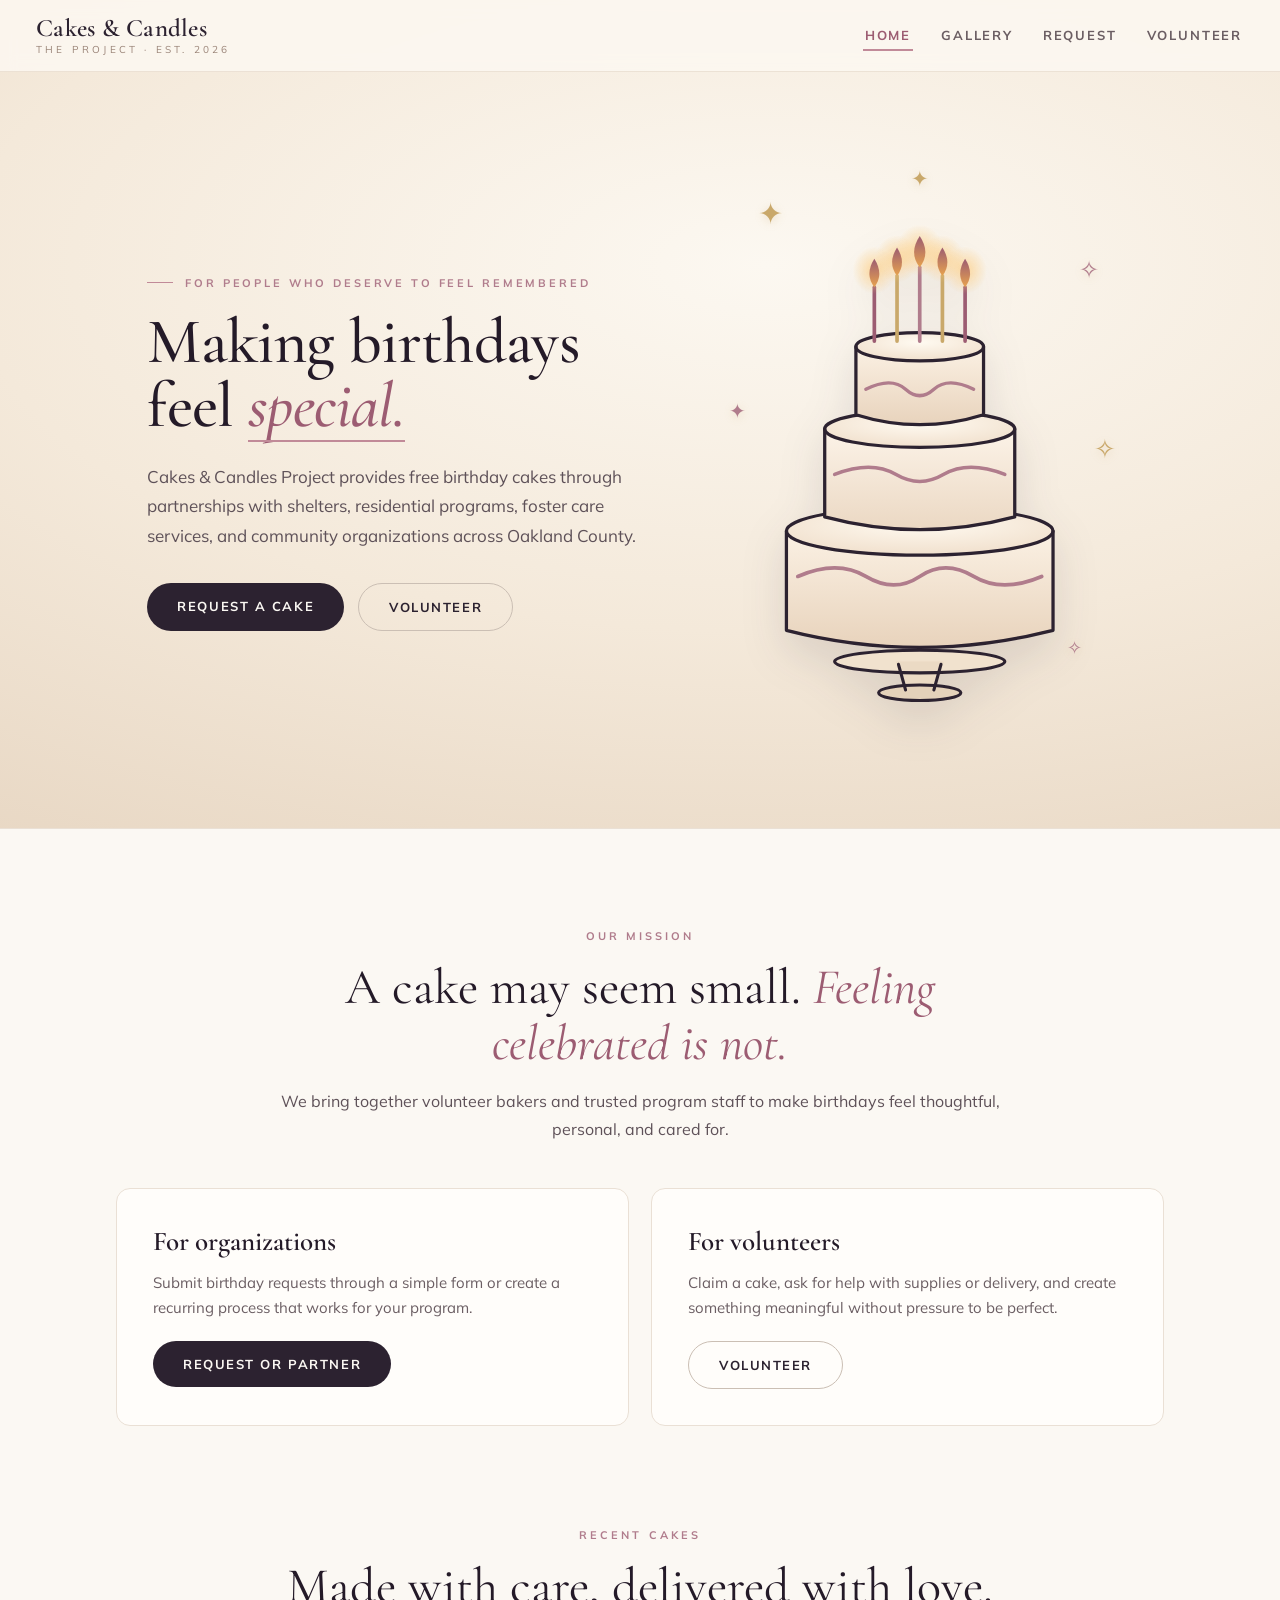
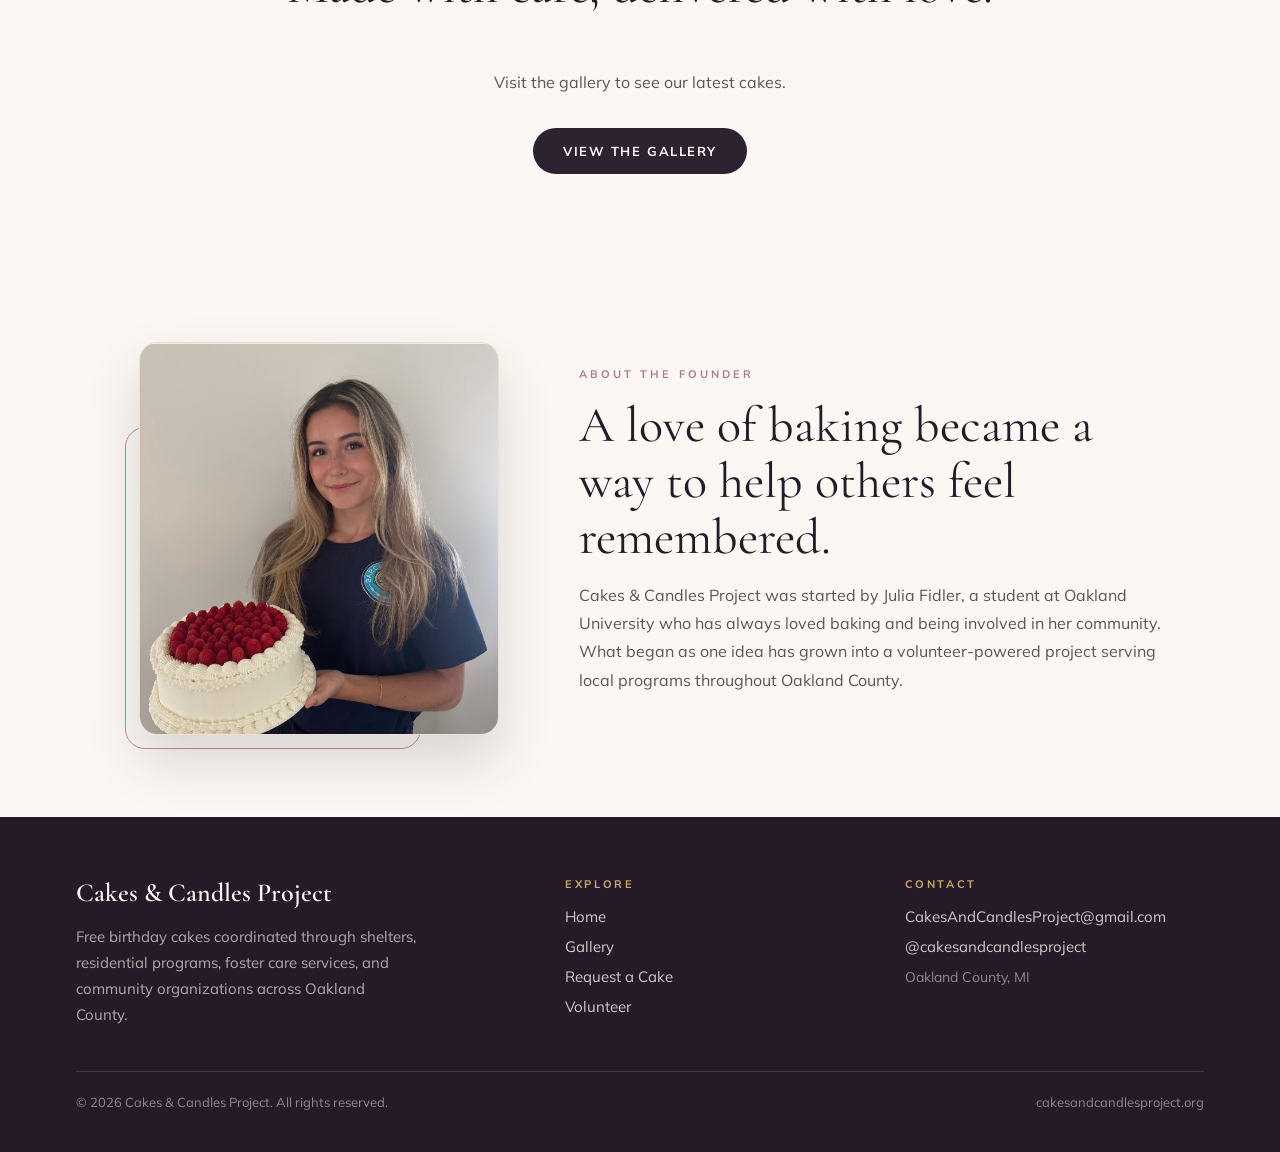
<file: index.html>
<!DOCTYPE html><html lang="en"><head><meta charset="utf-8"><meta name="viewport" content="width=device-width,initial-scale=1"><title>Cakes &amp; Candles Project</title>
<link rel="preconnect" href="https://fonts.googleapis.com">
<link rel="preconnect" href="https://fonts.gstatic.com" crossorigin>
<link href="https://fonts.googleapis.com/css2?family=Cormorant+Garamond:ital,wght@0,400;0,500;0,600;0,700;1,400;1,500;1,600&family=Mulish:wght@300;400;500;600;700;800&display=swap" rel="stylesheet">
<link rel="stylesheet" href="styles.css">
</head><body>
<svg class="grain" xmlns="http://www.w3.org/2000/svg" aria-hidden="true">
  <filter id="grainf"><feTurbulence type="fractalNoise" baseFrequency="0.82" numOctaves="2" stitchTiles="stitch"/><feColorMatrix type="saturate" values="0"/></filter>
  <rect width="100%" height="100%" filter="url(#grainf)"/>
</svg>

<header class="nav"><nav>
<a href="https://cakesandcandlesproject.org/index.html" class="brand"><span class="name">Cakes &amp; Candles</span><span class="sub">The Project · Est. 2026</span></a>
<requ class="navlinks">
<a href="https://cakesandcandlesproject.org/index.html" class="tab active">Home</a>
<a href="https://cakesandcandlesproject.org/gallery.html" class="tab ">Gallery</a>
<a href="https://cakesandcandlesproject.org/request.html" class="tab ">Request</a>
<a href="https://cakesandcandlesproject.org/volunteer.html" class="tab ">Volunteer</a>
</div>
</nav></header>
<main>
<section id="hero"><div class="herogrid"><div><div class="eyebrow-row"><span class="rule"></span>For people who deserve to feel remembered</div><h1>
  Making birthdays<br>
  <span class="keep-together">feel <span class="rem">special.</span></span>
</h1><p class="lede">Cakes &amp; Candles Project provides free birthday cakes through partnerships with shelters, residential programs, foster care services, and community organizations across Oakland County.</p><div class="herobtns"><a href="https://cakesandcandlesproject.org/request.html" class="btn btn-dark">Request a Cake</a><a href="https://cakesandcandlesproject.org/volunteer.html" class="btn btn-ghost">Volunteer</a></div></div><div class="herocake">
<div class="cake-sparkles" aria-hidden="true">
  <span class="sparkle s1">✦</span>
  <span class="sparkle s2">✧</span>
  <span class="sparkle s3">✦</span>
  <span class="sparkle s4">✧</span>
  <span class="sparkle s5">✦</span>
  <span class="sparkle s6">✧</span>
</div>
<div style="filter:drop-shadow(0 18px 22px rgba(44,34,48,.12));"><svg width="430" viewBox="0 0 300 420" fill="none" role="img" aria-label="An illustrated three-tier birthday cake with lit candles">
<defs>
<radialGradient id="lafg" cx="50%" cy="50%" r="50%"><stop offset="0%" stop-color="#FFCE80" stop-opacity=".85"/><stop offset="70%" stop-color="#FFCE80" stop-opacity="0"/></radialGradient>
<linearGradient id="tierA" x1="0" y1="0" x2="0" y2="1"><stop offset="0" stop-color="#FBF1E4"/><stop offset="1" stop-color="#E8D3BC"/></linearGradient>
<linearGradient id="tierB" x1="0" y1="0" x2="0" y2="1"><stop offset="0" stop-color="#FCF3E8"/><stop offset="1" stop-color="#EBD8C3"/></linearGradient>
<radialGradient id="topF" cx="0.5" cy="0.35" r="0.78"><stop offset="0" stop-color="#FFFAF1"/><stop offset="1" stop-color="#EEDBC6"/></radialGradient>
<linearGradient id="flout" x1="0" y1="1" x2="0" y2="0"><stop offset="0" stop-color="#E7A24E"/><stop offset="1" stop-color="#9C5C72"/></linearGradient>
<radialGradient id="flin" cx="0.5" cy="0.78" r="0.7"><stop offset="0" stop-color="#FFF7DD"/><stop offset="1" stop-color="#F0B255"/></radialGradient>
</defs>
<g><ellipse cx="150" cy="360" rx="60" ry="8" fill="#F1E2CE"/><path d="M133 360 L139 380 Q150 384 161 380 L167 360 Z" fill="#EBDAC4"/><ellipse cx="150" cy="382" rx="29" ry="5.5" fill="#E4D2BA"/><g stroke="#2C2230" stroke-width="2.2" stroke-linecap="round" stroke-linejoin="round" fill="none"><ellipse cx="150" cy="360" rx="60" ry="8"/><path d="M135 362 L140 380 M165 362 L160 380"/><ellipse cx="150" cy="382" rx="29" ry="5.5"/></g></g>
<g><path d="M56 268 L56 338 Q150 362 244 338 L244 268 Q150 285 56 268 Z" fill="url(#tierA)"/><ellipse cx="150" cy="268" rx="94" ry="17" fill="url(#topF)"/><g stroke="#2C2230" stroke-width="2.3" stroke-linecap="round" stroke-linejoin="round" fill="none"><path d="M56 268 L56 338 Q150 362 244 338 L244 268"/><ellipse cx="150" cy="268" rx="94" ry="17"/></g><path d="M64 300 Q92 288 112 300 Q132 312 150 300 Q168 288 188 300 Q208 312 236 300" stroke="#B07C8C" stroke-width="2.6" fill="none" stroke-linecap="round"/></g>
<g><path d="M83 196 L83 258 Q150 276 217 258 L217 196 Q150 209 83 196 Z" fill="url(#tierB)"/><ellipse cx="150" cy="196" rx="67" ry="13" fill="url(#topF)"/><g stroke="#2C2230" stroke-width="2.3" stroke-linecap="round" stroke-linejoin="round" fill="none"><path d="M83 196 L83 258 Q150 276 217 258 L217 196"/><ellipse cx="150" cy="196" rx="67" ry="13"/></g><path d="M90 228 Q116 218 133 228 Q150 238 167 228 Q184 218 210 228" stroke="#B07C8C" stroke-width="2.5" fill="none" stroke-linecap="round"/></g>
<g><path d="M105 138 L105 186 Q150 200 195 186 L195 138 Q150 148 105 138 Z" fill="url(#tierA)"/><ellipse cx="150" cy="138" rx="45" ry="10" fill="url(#topF)"/><g stroke="#2C2230" stroke-width="2.3" stroke-linecap="round" stroke-linejoin="round" fill="none"><path d="M105 138 L105 186 Q150 200 195 186 L195 138"/><ellipse cx="150" cy="138" rx="45" ry="10"/></g><path d="M112 168 Q130 159 140 168 Q150 177 160 168 Q170 159 188 168" stroke="#B07C8C" stroke-width="2.4" fill="none" stroke-linecap="round"/></g>
<g stroke="#2C2230" stroke-width="2.6" stroke-linecap="round" fill="none"><path d="M118 134 L118 96" stroke="#9C5C72"/><path d="M134 134 L134 88" stroke="#C9A86A"/><path d="M150 134 L150 82" stroke="#B07C8C"/><path d="M166 134 L166 88" stroke="#C9A86A"/><path d="M182 134 L182 96" stroke="#9C5C72"/></g>
<g><ellipse class="glow" cx="118" cy="84" rx="22" ry="24" fill="url(#lafg)"/><ellipse class="glow" cx="134" cy="76" rx="22" ry="24" fill="url(#lafg)"/><ellipse class="glow" cx="150" cy="70" rx="24" ry="26" fill="url(#lafg)"/><ellipse class="glow" cx="166" cy="76" rx="22" ry="24" fill="url(#lafg)"/><ellipse class="glow" cx="182" cy="84" rx="22" ry="24" fill="url(#lafg)"/></g>
<g><path class="flame" fill="url(#flout)" d="M118 96 q-7 -9 0 -20 q7 11 0 20 Z"/><path class="flame" fill="url(#flout)" d="M134 88 q-7 -9 0 -20 q7 11 0 20 Z"/><path class="flame" fill="url(#flout)" d="M150 82 q-8 -10 0 -22 q8 12 0 22 Z"/><path class="flame" fill="url(#flout)" d="M166 88 q-7 -9 0 -20 q7 11 0 20 Z"/><path class="flame" fill="url(#flout)" d="M182 96 q-7 -9 0 -20 q7 11 0 20 Z"/></g>
</svg></div></div></div></section>
<div class="below">
<section class="section"><div class="section-head"><div class="eyebrow">Our Mission</div><h2>A cake may seem small. <em>Feeling celebrated is not.</em></h2><p>We bring together volunteer bakers and trusted program staff to make birthdays feel thoughtful, personal, and cared for.</p></div><div class="cards"><div class="card"><h3>For organizations</h3><p>Submit birthday requests through a simple form or create a recurring process that works for your program.</p><a href="https://cakesandcandlesproject.org/request.html" class="btn btn-dark">Request or Partner</a></div><div class="card"><h3>For volunteers</h3><p>Claim a cake, ask for help with supplies or delivery, and create something meaningful without pressure to be perfect.</p><a href="https://cakesandcandlesproject.org/volunteer.html" class="btn btn-ghost">Volunteer</a></div></div></section>
<section class="section" style="padding-top:20px;"><div class="section-head"><div class="eyebrow">Recent Cakes</div><h2>Made with care, delivered with love.</h2></div><div class="preview-grid" id="home-gallery-preview"></div><div style="text-align:center;margin-top:28px;"><a href="https://cakesandcandlesproject.org/gallery.html" class="btn btn-dark">View the Gallery</a></div></section>
<section class="section"><div class="foundergrid"><div class="founder-photo-wrap"><span aria-hidden="true" class="founder-frame"></span><img src="images/julia.jpg?v=2" alt="Julia Fidler, founder"></div><div><div class="eyebrow">About the Founder</div><h2>A love of baking became a way to help others feel remembered.</h2><p>Cakes &amp; Candles Project was started by Julia Fidler, a student at Oakland University who has always loved baking and being involved in her community. What began as one idea has grown into a volunteer-powered project serving local programs throughout Oakland County.</p></div></div></section>
</div></main>

<footer style="background:var(--ink2);color:#FBF8F3;">
  <div style="max-width:1200px;margin:0 auto;padding:60px 36px 42px;">
    <div style="display:grid;grid-template-columns:1.5fr 1fr 1fr;gap:40px;align-items:start;">
      <div>
        <div style="font-family:'Cormorant Garamond',serif;font-weight:600;font-size:26px;">Cakes &amp; Candles Project</div>
        <p style="color:rgba(251,248,243,.65);font-size:15px;line-height:1.75;margin:16px 0 0;max-width:340px;">Free birthday cakes coordinated through shelters, residential programs, foster care services, and community organizations across Oakland County.</p>
      </div>
      <div>
        <div style="font-size:11px;letter-spacing:.24em;text-transform:uppercase;color:var(--gold2);margin-bottom:16px;font-weight:700;">Explore</div>
        <div style="display:flex;flex-direction:column;gap:11px;font-size:15px;">
          <a href="index.html" style="color:rgba(251,248,243,.8);text-decoration:none;">Home</a>
          <a href="https://cakesandcandlesproject.org/gallery.html" style="color:rgba(251,248,243,.8);text-decoration:none;">Gallery</a>
          <a href="https://cakesandcandlesproject.org/request.html" style="color:rgba(251,248,243,.8);text-decoration:none;">Request a Cake</a>
          <a href="https://cakesandcandlesproject.org/volunteer.html" style="color:rgba(251,248,243,.8);text-decoration:none;">Volunteer</a>
        </div>
      </div>
      <div>
        <div style="font-size:11px;letter-spacing:.24em;text-transform:uppercase;color:var(--gold2);margin-bottom:16px;font-weight:700;">Contact</div>
        <div style="display:flex;flex-direction:column;gap:11px;font-size:15px;">
          <a href="mailto:CakesAndCandlesProject@gmail.com" style="color:rgba(251,248,243,.8);text-decoration:none;">CakesAndCandlesProject@gmail.com</a>
          <a href="https://www.instagram.com/cakesandcandlesproject/" target="_blank" rel="noopener noreferrer" style="color:rgba(251,248,243,.8);text-decoration:none;">@cakesandcandlesproject</a>
        </div>
        <p style="color:rgba(251,248,243,.5);font-size:14px;margin:12px 0 0;">Oakland County, MI</p>
      </div>
    </div>
    <div style="margin-top:42px;padding-top:22px;border-top:1px solid rgba(251,248,243,.14);display:flex;justify-content:space-between;gap:16px;flex-wrap:wrap;color:rgba(251,248,243,.5);font-size:13px;">
      <span>© 2026 Cakes &amp; Candles Project. All rights reserved.</span>
      <span>cakesandcandlesproject.org</span>
    </div>
  </div>
</footer>


<script>
(function () {
  var API = 'https://api.github.com/repos/juliafidler/birthday-bakes-project-site/contents/images/gallery';
  var EXT = /\.(jpe?g|png|gif|webp|avif)$/i;
  var preview = document.getElementById('home-gallery-preview');
  if (!preview) return;

  fetch(API)
    .then(function (response) {
      if (!response.ok) throw new Error(response.status);
      return response.json();
    })
    .then(function (files) {
      var images = files
        .filter(function (file) {
          return file.type === 'file' && EXT.test(file.name);
        })
        .sort(function (a, b) {
          return b.name.localeCompare(a.name, undefined, { numeric: true });
        })
        .slice(0, 4);

      images.forEach(function (file) {
        var img = document.createElement('img');
        img.src = 'images/gallery/' + encodeURIComponent(file.name);
        img.alt = file.name
          .replace(EXT, '')
          .replace(/[-_]+/g, ' ')
          .trim() || 'Birthday cake';
        img.loading = 'lazy';
        preview.appendChild(img);
      });
    })
    .catch(function () {
      preview.innerHTML = '<p class="gallery-preview-note">Visit the gallery to see our latest cakes.</p>';
    });
})();
</script>
</body></html>
</file>
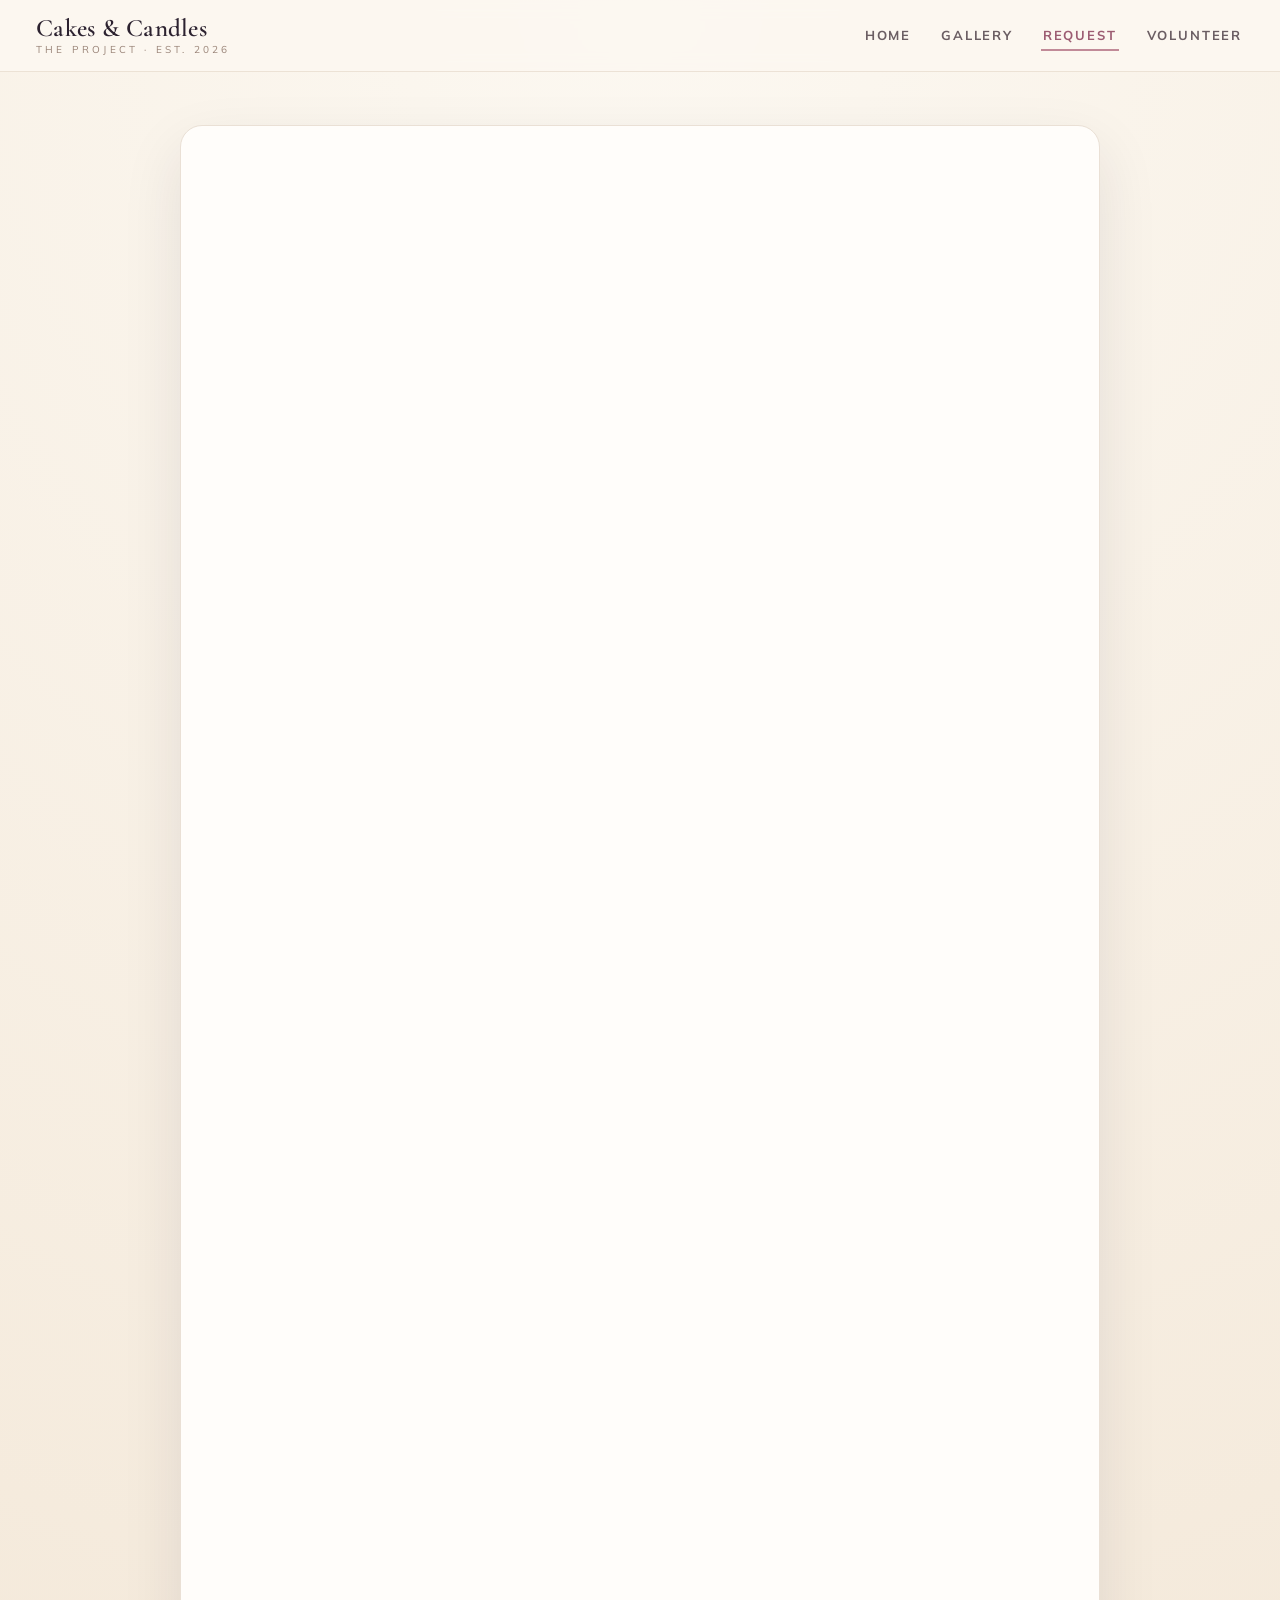
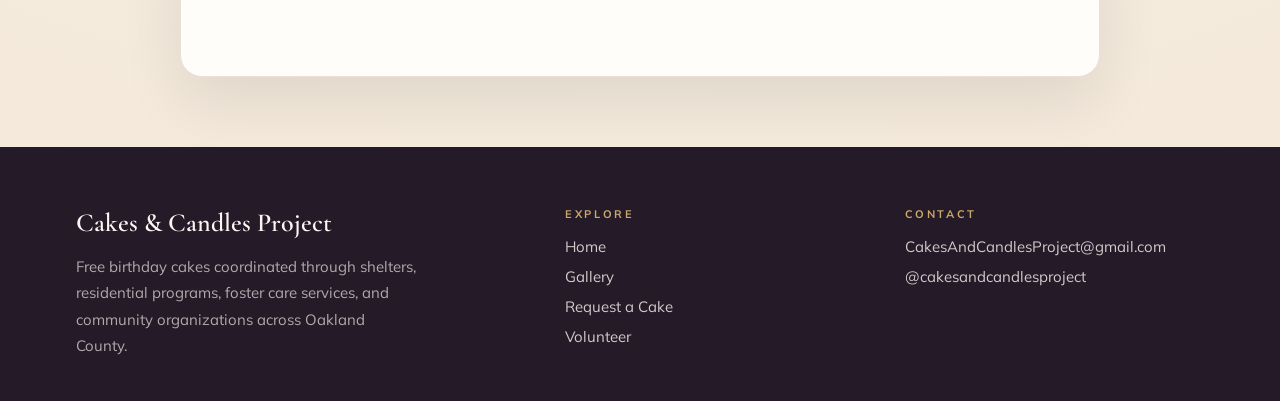
<file: cake-request-form.html>
<!DOCTYPE html>
<html lang="en">
<head>
  <meta charset="utf-8">
  <meta name="viewport" content="width=device-width, initial-scale=1">

  <title>Request a Cake · Cakes & Candles Project</title>

  <link rel="preconnect" href="https://fonts.googleapis.com">
  <link rel="preconnect" href="https://fonts.gstatic.com" crossorigin>

  <link
    href="https://fonts.googleapis.com/css2?family=Cormorant+Garamond:ital,wght@0,400;0,500;0,600;0,700;1,400;1,500;1,600&family=Mulish:wght@300;400;500;600;700;800&display=swap"
    rel="stylesheet"
  >

  <link rel="stylesheet" href="styles.css">

  <style>
    .form-page {
      position: relative;
      z-index: 2;
      min-height: 72vh;
      padding: 125px 20px 70px;
      background:
        radial-gradient(
          circle at top,
          var(--cream0),
          var(--cream1)
        );
    }

    .browser-card {
      width: min(650px, 100%);
      margin: 0 auto;
      padding: 54px 42px;
      border: 1px solid #EAE0D5;
      border-radius: 24px;
      background: #FFFDFA;
      box-shadow: 0 24px 60px rgba(44, 34, 48, .10);
      text-align: center;
    }

    .browser-eyebrow {
      margin: 0 0 14px;
      color: var(--gold2);
      font-family: "Mulish", sans-serif;
      font-size: 11px;
      font-weight: 800;
      letter-spacing: .22em;
      text-transform: uppercase;
    }

    .browser-card h1 {
      margin: 0;
      color: var(--ink2);
      font-family: "Cormorant Garamond", serif;
      font-size: clamp(40px, 8vw, 58px);
      font-weight: 600;
      line-height: 1.05;
    }

    .browser-card > p {
      max-width: 520px;
      margin: 20px auto 0;
      color: rgba(44, 34, 48, .72);
      font-family: "Mulish", sans-serif;
      font-size: 16px;
      line-height: 1.75;
    }

    .browser-steps {
      max-width: 510px;
      margin: 30px auto 0;
      padding: 22px;
      border: 1px solid #EAE0D5;
      border-radius: 18px;
      background: #FAF5EF;
      text-align: left;
    }

    .browser-step {
      display: flex;
      align-items: flex-start;
      gap: 14px;
    }

    .browser-step + .browser-step {
      margin-top: 20px;
    }

    .step-number {
      flex: 0 0 36px;
      display: inline-flex;
      align-items: center;
      justify-content: center;
      width: 36px;
      height: 36px;
      border-radius: 50%;
      background: var(--ink2);
      color: #FBF8F3;
      font-family: "Mulish", sans-serif;
      font-size: 14px;
      font-weight: 800;
    }

    .browser-step p {
      margin: 4px 0 0;
      color: rgba(44, 34, 48, .78);
      font-family: "Mulish", sans-serif;
      font-size: 15px;
      line-height: 1.6;
    }

    .browser-note {
      margin-top: 24px !important;
      color: rgba(44, 34, 48, .55) !important;
      font-size: 13px !important;
    }

    .form-frame-wrap {
      width: min(920px, 100%);
      margin: 0 auto;
      overflow: hidden;
      border: 1px solid #EAE0D5;
      border-radius: 22px;
      background: #FFFDFA;
      box-shadow: 0 24px 60px rgba(44, 34, 48, .10);
    }

    .form-frame {
      display: block;
      width: 100%;
      height: 1550px;
      border: 0;
    }

    [hidden] {
      display: none !important;
    }

    @media (max-width: 700px) {
      .form-page {
        padding: 105px 10px 45px;
      }

      .browser-card {
        padding: 44px 24px;
        border-radius: 20px;
      }

      .form-frame {
        height: 1750px;
      }
    }
  </style>
</head>

<body>
  <svg class="grain" xmlns="http://www.w3.org/2000/svg" aria-hidden="true">
    <filter id="grainf">
      <feTurbulence
        type="fractalNoise"
        baseFrequency="0.82"
        numOctaves="2"
        stitchTiles="stitch"
      />
      <feColorMatrix type="saturate" values="0" />
    </filter>
    <rect width="100%" height="100%" filter="url(#grainf)" />
  </svg>

  <header class="nav">
    <nav>
      <a href="index.html" class="brand">
        <span class="name">Cakes &amp; Candles</span>
        <span class="sub">The Project · Est. 2026</span>
      </a>

      <div class="navlinks">
        <a href="index.html" class="tab">Home</a>
        <a href="gallery.html" class="tab">Gallery</a>
        <a href="request.html" class="tab active">Request</a>
        <a href="volunteer.html" class="tab">Volunteer</a>
      </div>
    </nav>
  </header>

  <main class="form-page">
    <section id="instagramInstructions" class="browser-card" hidden>
      <div class="browser-eyebrow">Cakes &amp; Candles Project</div>

      <h1>Open in Your Browser</h1>

      <p>
        Instagram cannot load the cake request form correctly.
        Please open this page in Safari or your phone’s regular browser.
      </p>

      <div class="browser-steps">
        <div class="browser-step">
          <span class="step-number">1</span>
          <p>
            Tap the <strong>three dots</strong> in the top-right corner
            of this screen.
          </p>
        </div>

        <div class="browser-step">
          <span class="step-number">2</span>
          <p>
            Select <strong>Open in external browser</strong> or
            <strong>Open in Safari</strong>.
          </p>
        </div>
      </div>

      <p class="browser-note">
        The cake request form will load automatically after the page
        opens outside Instagram.
      </p>
    </section>

    <div id="regularBrowserForm" class="form-frame-wrap" hidden>
      <iframe
        class="form-frame"
        src="https://script.google.com/macros/s/AKfycbxLqUv8ot9H9gpA5rbR8VyTd6FTy4banDmlB3FxiOz_crXeh176dxTmCOu8oknfCwQh/exec"
        title="Cakes & Candles cake request form"
        loading="eager"
      ></iframe>
    </div>

    <noscript>
      <section class="browser-card">
        <div class="browser-eyebrow">Cakes &amp; Candles Project</div>
        <h1>Open in Your Browser</h1>
        <p>
          Tap the three dots in the top-right corner and select
          <strong>Open in external browser</strong> or
          <strong>Open in Safari</strong>.
        </p>
      </section>
    </noscript>
  </main>

  <footer style="background:var(--ink2);color:#FBF8F3;">
    <div style="max-width:1200px;margin:0 auto;padding:60px 36px 42px;">
      <div style="display:grid;grid-template-columns:1.5fr 1fr 1fr;gap:40px;align-items:start;">
        <div>
          <div style="font-family:'Cormorant Garamond',serif;font-weight:600;font-size:26px;">
            Cakes &amp; Candles Project
          </div>

          <p style="color:rgba(251,248,243,.65);font-size:15px;line-height:1.75;margin:16px 0 0;max-width:340px;">
            Free birthday cakes coordinated through shelters, residential programs,
            foster care services, and community organizations across Oakland County.
          </p>
        </div>

        <div>
          <div style="font-size:11px;letter-spacing:.24em;text-transform:uppercase;color:var(--gold2);margin-bottom:16px;font-weight:700;">
            Explore
          </div>

          <div style="display:flex;flex-direction:column;gap:11px;font-size:15px;">
            <a href="index.html" style="color:rgba(251,248,243,.8);text-decoration:none;">Home</a>
            <a href="gallery.html" style="color:rgba(251,248,243,.8);text-decoration:none;">Gallery</a>
            <a href="request.html" style="color:rgba(251,248,243,.8);text-decoration:none;">Request a Cake</a>
            <a href="volunteer.html" style="color:rgba(251,248,243,.8);text-decoration:none;">Volunteer</a>
          </div>
        </div>

        <div>
          <div style="font-size:11px;letter-spacing:.24em;text-transform:uppercase;color:var(--gold2);margin-bottom:16px;font-weight:700;">
            Contact
          </div>

          <div style="display:flex;flex-direction:column;gap:11px;font-size:15px;">
            <a
              href="mailto:CakesAndCandlesProject@gmail.com"
              style="color:rgba(251,248,243,.8);text-decoration:none;"
            >
              CakesAndCandlesProject@gmail.com
            </a>

            <a
              href="https://www.instagram.com/cakesandcandlesproject/"
              target="_blank"
              rel="noopener noreferrer"
              style="color:rgba(251,248,243,.8);text-decoration:none;"
            >
              @cakesandcandlesproject
            </a>
          </div>
        </div>
      </div>
    </div>
  </footer>

  <script>
    (function () {
      "use strict";

      var userAgent = navigator.userAgent || navigator.vendor || "";
      var isInstagram = /Instagram/i.test(userAgent);
      var isFacebookBrowser =
        /FBAN|FBAV|FBIOS|FB_IAB|FB4A/i.test(userAgent);

      var instagramInstructions =
        document.getElementById("instagramInstructions");
      var regularBrowserForm =
        document.getElementById("regularBrowserForm");

      if (!instagramInstructions || !regularBrowserForm) {
        return;
      }

      if (isInstagram || isFacebookBrowser) {
        instagramInstructions.hidden = false;
        regularBrowserForm.hidden = true;
        return;
      }

      instagramInstructions.hidden = true;
      regularBrowserForm.hidden = false;
    })();
  </script>
</body>
</html>
</file>
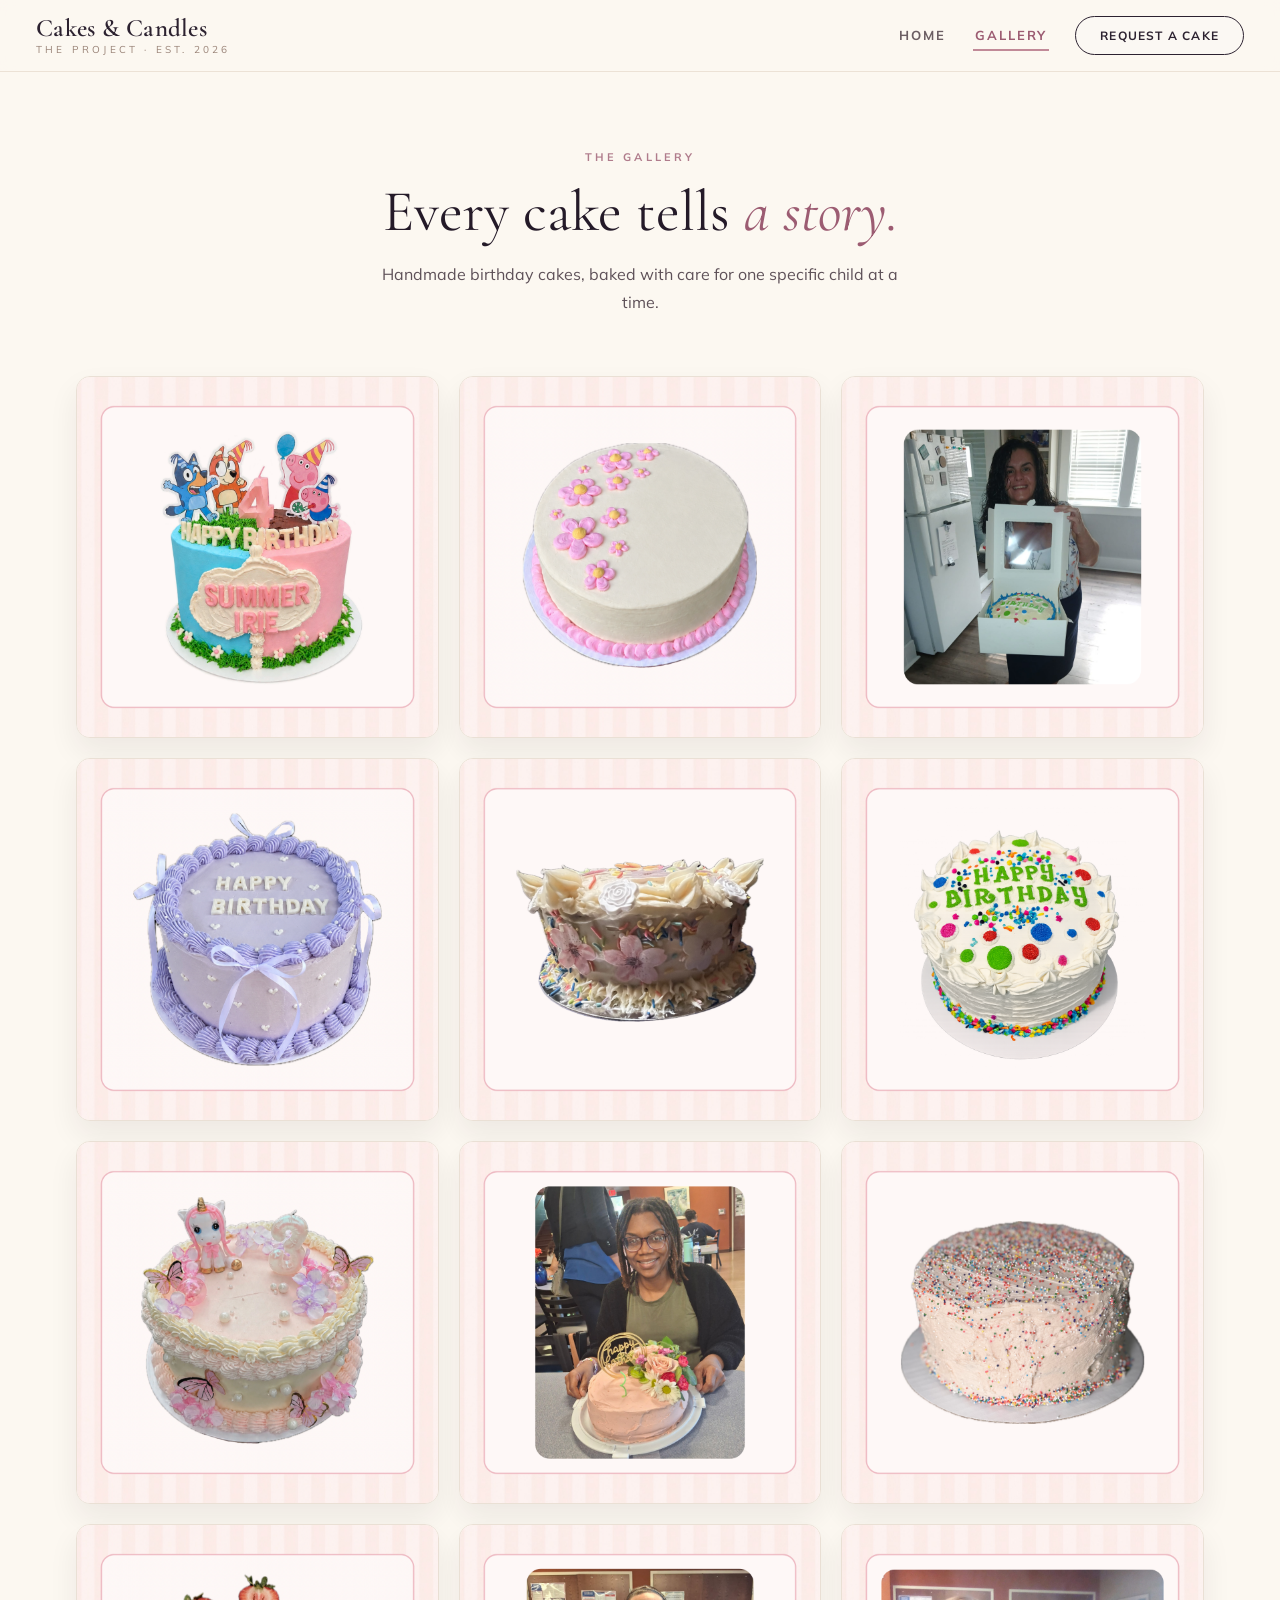
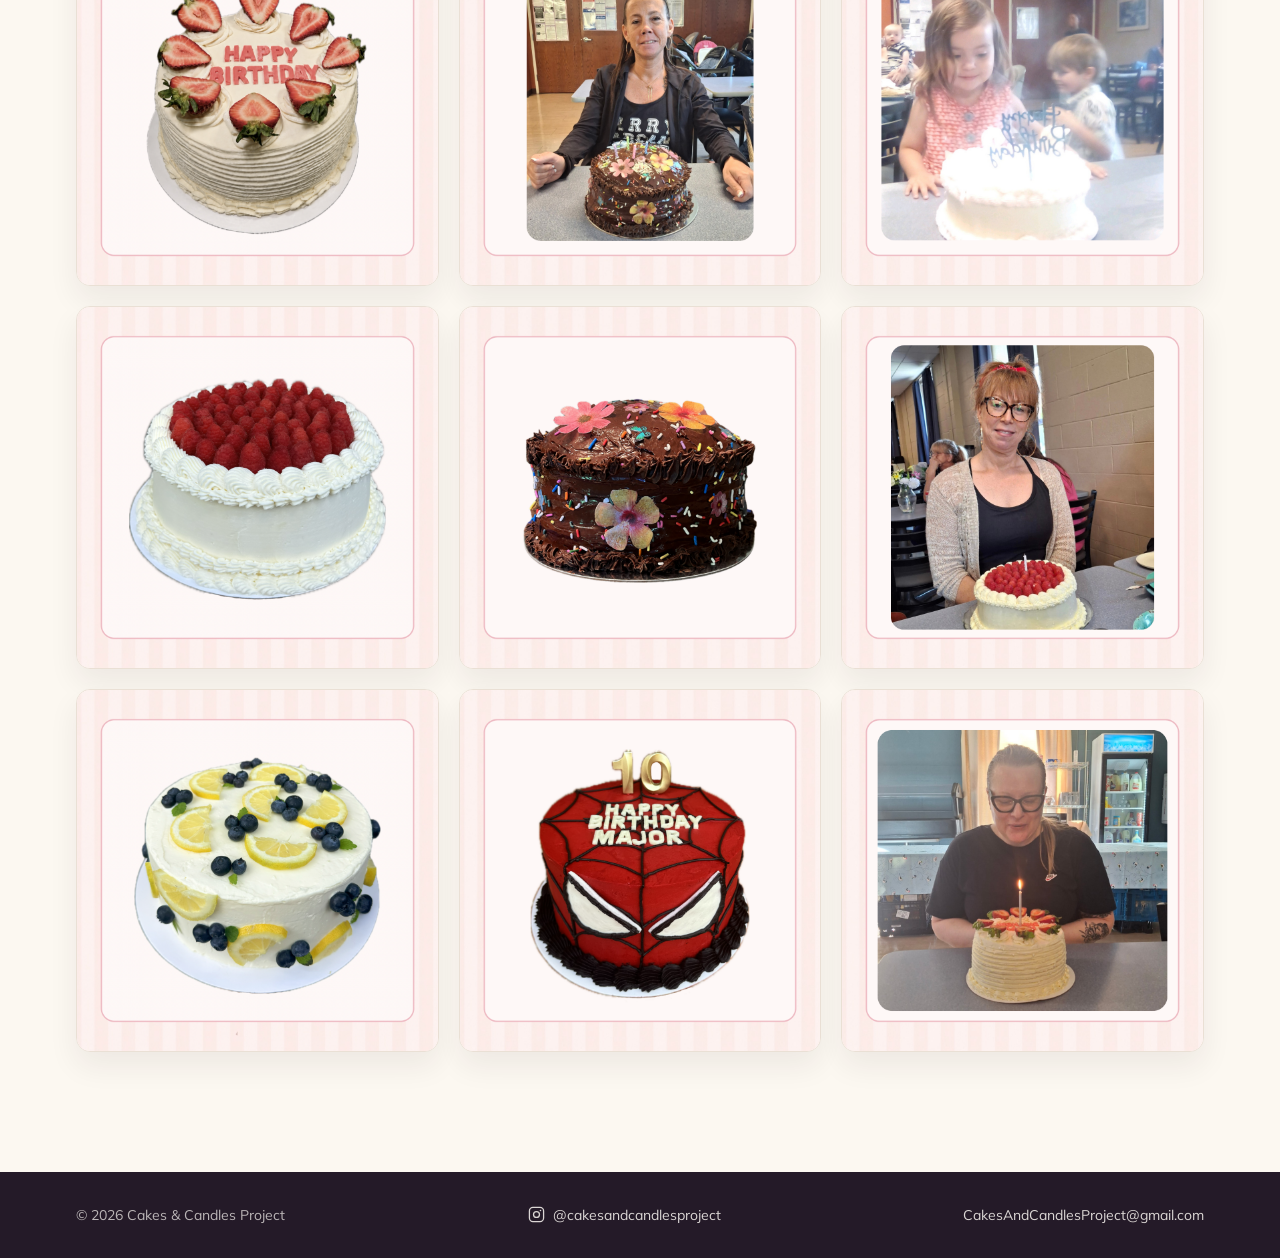
<file: gallery.html>
<!DOCTYPE html>
<html lang="en">
<head>
<meta charset="utf-8" />
<meta name="viewport" content="width=device-width, initial-scale=1" />
<title>Gallery · Cakes &amp; Candles Project</title>
<meta name="description" content="A gallery of birthday cakes baked for children in foster care, shelters, and housing programs across Oakland County, Michigan." />
<link rel="preconnect" href="https://fonts.googleapis.com" />
<link rel="preconnect" href="https://fonts.gstatic.com" crossorigin />
<link href="https://fonts.googleapis.com/css2?family=Cormorant+Garamond:ital,wght@0,400;0,500;0,600;0,700;1,400;1,500;1,600&family=Mulish:wght@300;400;500;600;700;800&display=swap" rel="stylesheet" />
<style>
  :root {
    --cream0:#FCF8F1; --cream1:#F4E9DA; --cream2:#E7D6C2;
    --ink:#2C2230; --ink2:#241A28;
    --mauve:#9C5C72; --mauve2:#B07C8C; --rose:#C18A98;
    --gold:#E0B978; --gold2:#C9A86A;
    --body:#5E5158; --body2:#6B5E63; --muted:#9A8478;
  }
  * { box-sizing: border-box; }
  html { scroll-behavior: smooth; }
  body { margin: 0; font-family: Mulish, sans-serif; color: var(--ink); background: var(--cream0); }
  ::selection { background: #E7D2C2; color: #2C2230; }

  .grain { position: fixed; inset: 0; z-index: 1; pointer-events: none; opacity: .05; mix-blend-mode: soft-light; }

  header.nav { position: fixed; top: 0; left: 0; right: 0; z-index: 50; background: rgba(252,248,241,.88); backdrop-filter: blur(8px); border-bottom: 1px solid rgba(226,212,196,.6); }
  header.nav nav { max-width: 1280px; margin: 0 auto; padding: 16px 36px; display: flex; align-items: center; justify-content: space-between; gap: 18px; }
  .brand { text-decoration: none; color: inherit; display: flex; flex-direction: column; line-height: 1; }
  .brand .name { font-family: 'Cormorant Garamond', serif; font-weight: 600; font-size: 25px; letter-spacing: .01em; }
  .brand .sub { font-size: 10px; letter-spacing: .32em; text-transform: uppercase; color: var(--muted); margin-top: 4px; }
  .navlinks { display: flex; align-items: center; gap: 26px; }
  .navlinks a.tab { text-decoration: none; color: var(--body2); font-size: 13px; letter-spacing: .14em; text-transform: uppercase; font-weight: 700; padding: 6px 2px; border-bottom: 2px solid transparent; transition: color .3s ease, border-color .3s ease; }
  .navlinks a.tab:hover { color: var(--ink); }
  .navlinks a.tab.active { color: var(--mauve); border-bottom-color: var(--rose); }
  .btn-pill { text-decoration: none; padding: 11px 24px; border: 1px solid var(--ink); border-radius: 999px; color: var(--ink); letter-spacing: .1em; font-size: 12px; text-transform: uppercase; font-weight: 700; background: rgba(251,248,243,.6); transition: transform .25s ease; }
  .btn-pill:hover { transform: translateY(-2px); }

  main { position: relative; z-index: 2; }
  .pagehead { max-width: 760px; margin: 0 auto; padding: 150px 36px 40px; text-align: center; }
  .pagehead .eyebrow { font-size: 11px; letter-spacing: .28em; text-transform: uppercase; color: var(--mauve2); font-weight: 700; }
  .pagehead h1 { font-family: 'Cormorant Garamond', serif; font-weight: 400; font-size: clamp(34px, 4.6vw, 58px); line-height: 1.1; margin: 16px 0 0; color: var(--ink2); }
  .pagehead h1 em { font-style: italic; color: var(--mauve); }
  .pagehead p { font-size: 16px; line-height: 1.75; color: var(--body); margin: 16px auto 0; max-width: 520px; }

  .galwrap { max-width: 1200px; margin: 0 auto; padding: 20px 36px 100px; }
  .gal { columns: 3 300px; column-gap: 20px; }
  .gal figure { margin: 0 0 20px; break-inside: avoid; border-radius: 14px; overflow: hidden; border: 1px solid #EAE0D5; background: #FFFDFA; box-shadow: 0 14px 30px rgba(44,34,48,.07); cursor: zoom-in; transition: transform .45s cubic-bezier(.2,.8,.2,1), box-shadow .45s ease; }
  .gal figure:hover { transform: translateY(-4px); box-shadow: 0 24px 46px rgba(44,34,48,.12); }
  .gal img { display: block; width: 100%; height: auto; }

  .galnote { text-align: center; color: var(--muted); font-size: 15px; line-height: 1.7; padding: 40px 20px 0; }
  .galnote .big { font-family: 'Cormorant Garamond', serif; font-style: italic; font-size: 26px; color: var(--ink2); display: block; margin-bottom: 10px; }

  .lightbox { position: fixed; inset: 0; z-index: 100; display: none; align-items: center; justify-content: center; padding: 4vmin; background: rgba(36,26,40,.9); cursor: zoom-out; }
  .lightbox.open { display: flex; }
  .lightbox img { max-width: 100%; max-height: 100%; border-radius: 10px; box-shadow: 0 30px 80px rgba(0,0,0,.4); }

  footer { background: var(--ink2); color: #FBF8F3; }
  .foot-inner { max-width: 1200px; margin: 0 auto; padding: 34px 36px; display: flex; justify-content: space-between; align-items: center; gap: 16px; flex-wrap: wrap; font-size: 14px; color: rgba(251,248,243,.7); }
  .foot-inner a { color: rgba(251,248,243,.85); text-decoration: none; }
  .foot-inner a:hover { color: #FBF8F3; }
  .ig { display: inline-flex; align-items: center; gap: 8px; }

  @media (max-width: 900px) {
    header.nav nav { padding: 14px 22px; }
    .navlinks { gap: 16px; }
    .brand .sub { display: none; }
    .pagehead { padding: 130px 22px 30px; }
    .galwrap { padding: 10px 22px 80px; }
  }
</style>
</head>
<body>

<svg class="grain" xmlns="http://www.w3.org/2000/svg" aria-hidden="true">
  <filter id="grainf"><feTurbulence type="fractalNoise" baseFrequency="0.82" numOctaves="2" stitchTiles="stitch"/>
    <feColorMatrix type="saturate" values="0"/></filter>
  <rect width="100%" height="100%" filter="url(#grainf)"/>
</svg>

<header class="nav">
  <nav>
    <a href="index.html" class="brand">
      <span class="name">Cakes &amp; Candles</span>
      <span class="sub">The Project · Est. 2026</span>
    </a>
    <div class="navlinks">
      <a href="index.html" class="tab">Home</a>
      <a href="gallery.html" class="tab active">Gallery</a>
      <a href="index.html#involved" class="btn-pill">Request a Cake</a>
    </div>
  </nav>
</header>

<main>
  <div class="pagehead">
    <div class="eyebrow">The Gallery</div>
    <h1>Every cake tells <em>a story.</em></h1>
    <p>Handmade birthday cakes, baked with care for one specific child at a time.</p>
  </div>

  <div class="galwrap">
    <div class="gal" id="gal"></div>
    <div class="galnote" id="galnote" hidden>
      <span class="big">Photos are on their way.</span>
      New cakes are added here as they're baked — check back soon, or follow along on
      <a href="https://www.instagram.com/cakesandcandlesproject/" target="_blank" rel="noopener noreferrer" style="color: var(--mauve); font-weight: 700; text-decoration: none;">Instagram</a>.
    </div>
  </div>
</main>

<div class="lightbox" id="lightbox" role="dialog" aria-label="Enlarged photo"><img id="lightimg" alt="" /></div>

<footer>
  <div class="foot-inner">
    <span>© 2026 Cakes &amp; Candles Project</span>
    <a class="ig" href="https://www.instagram.com/cakesandcandlesproject/" target="_blank" rel="noopener noreferrer"><svg width="17" height="17" viewBox="0 0 24 24" fill="none" stroke="currentColor" stroke-width="1.8" stroke-linecap="round" stroke-linejoin="round" aria-hidden="true"><rect x="2" y="2" width="20" height="20" rx="5"/><circle cx="12" cy="12" r="4.2"/><circle cx="17.6" cy="6.4" r="1.1" fill="currentColor" stroke="none"/></svg>@cakesandcandlesproject</a>
    <a href="mailto:CakesAndCandlesProject@gmail.com">CakesAndCandlesProject@gmail.com</a>
  </div>
</footer>

<script>
(function () {
  var API = 'https://api.github.com/repos/juliafidler/birthday-bakes-project-site/contents/images/gallery';
  var EXT = /\.(jpe?g|png|gif|webp|avif)$/i;
  var gal = document.getElementById('gal');
  var note = document.getElementById('galnote');
  var lightbox = document.getElementById('lightbox');
  var lightimg = document.getElementById('lightimg');

  function altFrom(name) {
    return name.replace(EXT, '').replace(/[-_]+/g, ' ').trim() || 'Birthday cake';
  }

  function render(names) {
    names = names.filter(function (n) { return EXT.test(n); });
    if (!names.length) { note.hidden = false; return; }
    names.sort(function (a, b) { return b.localeCompare(a, undefined, { numeric: true }); });
    names.forEach(function (name) {
      var fig = document.createElement('figure');
      var img = document.createElement('img');
      img.src = 'images/gallery/' + encodeURIComponent(name);
      img.alt = altFrom(name);
      img.loading = 'lazy';
      fig.appendChild(img);
      fig.addEventListener('click', function () {
        lightimg.src = img.src;
        lightimg.alt = img.alt;
        lightbox.classList.add('open');
      });
      gal.appendChild(fig);
    });
  }

  function fromApi() {
    return fetch(API)
      .then(function (r) { if (!r.ok) throw new Error(r.status); return r.json(); })
      .then(function (files) {
        return files.filter(function (f) { return f.type === 'file'; }).map(function (f) { return f.name; });
      });
  }

  function fromLocalListing() {
    return fetch('images/gallery/')
      .then(function (r) { if (!r.ok) throw new Error(r.status); return r.text(); })
      .then(function (html) {
        var doc = new DOMParser().parseFromString(html, 'text/html');
        return Array.prototype.slice.call(doc.querySelectorAll('a')).map(function (a) {
          return decodeURIComponent((a.getAttribute('href') || '').split('/').pop());
        });
      });
  }

  lightbox.addEventListener('click', function () { lightbox.classList.remove('open'); lightimg.src = ''; });
  document.addEventListener('keydown', function (e) { if (e.key === 'Escape') { lightbox.classList.remove('open'); lightimg.src = ''; } });

  fromApi()
    .then(function (names) { if (!names.filter(function (n) { return EXT.test(n); }).length) throw new Error('empty'); return names; })
    .catch(fromLocalListing)
    .then(render)
    .catch(function () { note.hidden = false; });
})();
</script>
</body>
</html>
</file>
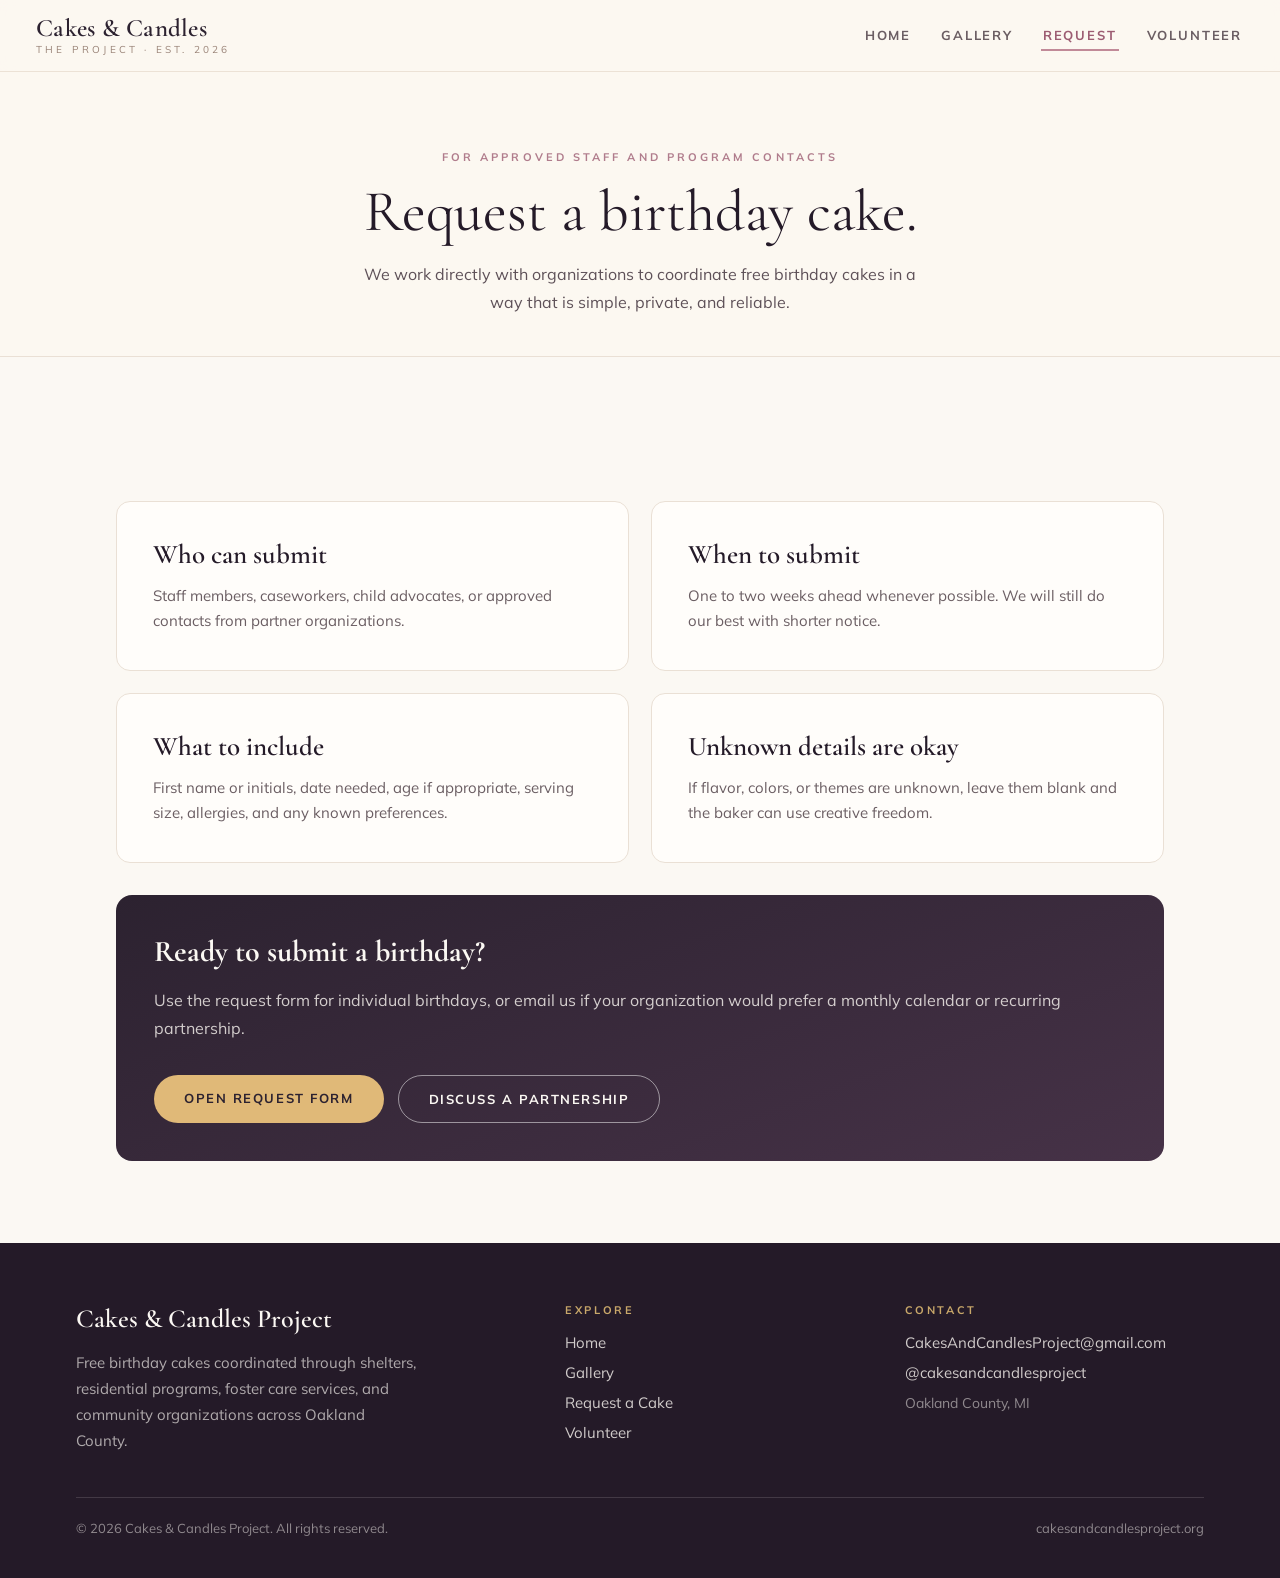
<file: request.html>
<!DOCTYPE html><html lang="en"><head><meta charset="utf-8"><meta name="viewport" content="width=device-width,initial-scale=1"><title>Request a Cake · Cakes &amp; Candles Project</title>
<link rel="preconnect" href="https://fonts.googleapis.com">
<link rel="preconnect" href="https://fonts.gstatic.com" crossorigin>
<link href="https://fonts.googleapis.com/css2?family=Cormorant+Garamond:ital,wght@0,400;0,500;0,600;0,700;1,400;1,500;1,600&family=Mulish:wght@300;400;500;600;700;800&display=swap" rel="stylesheet">
<link rel="stylesheet" href="styles.css">
</head><body>
<svg class="grain" xmlns="http://www.w3.org/2000/svg" aria-hidden="true">
  <filter id="grainf"><feTurbulence type="fractalNoise" baseFrequency="0.82" numOctaves="2" stitchTiles="stitch"/><feColorMatrix type="saturate" values="0"/></filter>
  <rect width="100%" height="100%" filter="url(#grainf)"/>
</svg>

<header class="nav"><nav>
<a href="index.html" class="brand"><span class="name">Cakes &amp; Candles</span><span class="sub">The Project · Est. 2026</span></a>
<div class="navlinks">
<a href="index.html" class="tab ">Home</a>
<a href="gallery.html" class="tab ">Gallery</a>
<a href="request.html" class="tab active">Request</a>
<a href="volunteer.html" class="tab ">Volunteer</a>
</div>
</nav></header>
<main><div class="pagehead"><div class="eyebrow">For approved staff and program contacts</div><h1>Request a birthday cake.</h1><p>We work directly with organizations to coordinate free birthday cakes in a way that is simple, private, and reliable.</p></div><div class="below"><section class="section"><div class="cards"><div class="card"><h3>Who can submit</h3><p>Staff members, caseworkers, child advocates, or approved contacts from partner organizations.</p></div><div class="card"><h3>When to submit</h3><p>One to two weeks ahead whenever possible. We will still do our best with shorter notice.</p></div><div class="card"><h3>What to include</h3><p>First name or initials, date needed, age if appropriate, serving size, allergies, and any known preferences.</p></div><div class="card"><h3>Unknown details are okay</h3><p>If flavor, colors, or themes are unknown, leave them blank and the baker can use creative freedom.</p></div></div><div class="callout"><h3>Ready to submit a birthday?</h3><p>Use the request form for individual birthdays, or email us if your organization would prefer a monthly calendar or recurring partnership.</p><div class="herobtns"><a
  class="btn btn-dark"
  style="background:var(--gold);color:var(--ink);"
  href="https://cakesandcandlesproject.org/cake-request-form.html"
>
  Open Request Form
</a><a class="btn btn-ghost" style="color:#FBF8F3;border-color:rgba(255,255,255,.5);" href="mailto:CakesAndCandlesProject@gmail.com">Discuss a Partnership</a></div></div></section></div></main>

<footer style="background:var(--ink2);color:#FBF8F3;">
  <div style="max-width:1200px;margin:0 auto;padding:60px 36px 42px;">
    <div style="display:grid;grid-template-columns:1.5fr 1fr 1fr;gap:40px;align-items:start;">
      <div>
        <div style="font-family:'Cormorant Garamond',serif;font-weight:600;font-size:26px;">Cakes &amp; Candles Project</div>
        <p style="color:rgba(251,248,243,.65);font-size:15px;line-height:1.75;margin:16px 0 0;max-width:340px;">Free birthday cakes coordinated through shelters, residential programs, foster care services, and community organizations across Oakland County.</p>
      </div>
      <div>
        <div style="font-size:11px;letter-spacing:.24em;text-transform:uppercase;color:var(--gold2);margin-bottom:16px;font-weight:700;">Explore</div>
        <div style="display:flex;flex-direction:column;gap:11px;font-size:15px;">
          <a href="index.html" style="color:rgba(251,248,243,.8);text-decoration:none;">Home</a>
          <a href="gallery.html" style="color:rgba(251,248,243,.8);text-decoration:none;">Gallery</a>
          <a href="request.html" style="color:rgba(251,248,243,.8);text-decoration:none;">Request a Cake</a>
          <a href="volunteer.html" style="color:rgba(251,248,243,.8);text-decoration:none;">Volunteer</a>
        </div>
      </div>
      <div>
        <div style="font-size:11px;letter-spacing:.24em;text-transform:uppercase;color:var(--gold2);margin-bottom:16px;font-weight:700;">Contact</div>
        <div style="display:flex;flex-direction:column;gap:11px;font-size:15px;">
          <a href="mailto:CakesAndCandlesProject@gmail.com" style="color:rgba(251,248,243,.8);text-decoration:none;">CakesAndCandlesProject@gmail.com</a>
          <a href="https://www.instagram.com/cakesandcandlesproject/" target="_blank" rel="noopener noreferrer" style="color:rgba(251,248,243,.8);text-decoration:none;">@cakesandcandlesproject</a>
        </div>
        <p style="color:rgba(251,248,243,.5);font-size:14px;margin:12px 0 0;">Oakland County, MI</p>
      </div>
    </div>
    <div style="margin-top:42px;padding-top:22px;border-top:1px solid rgba(251,248,243,.14);display:flex;justify-content:space-between;gap:16px;flex-wrap:wrap;color:rgba(251,248,243,.5);font-size:13px;">
      <span>© 2026 Cakes &amp; Candles Project. All rights reserved.</span>
      <span>cakesandcandlesproject.org</span>
    </div>
  </div>
</footer>

</body></html>
</file>
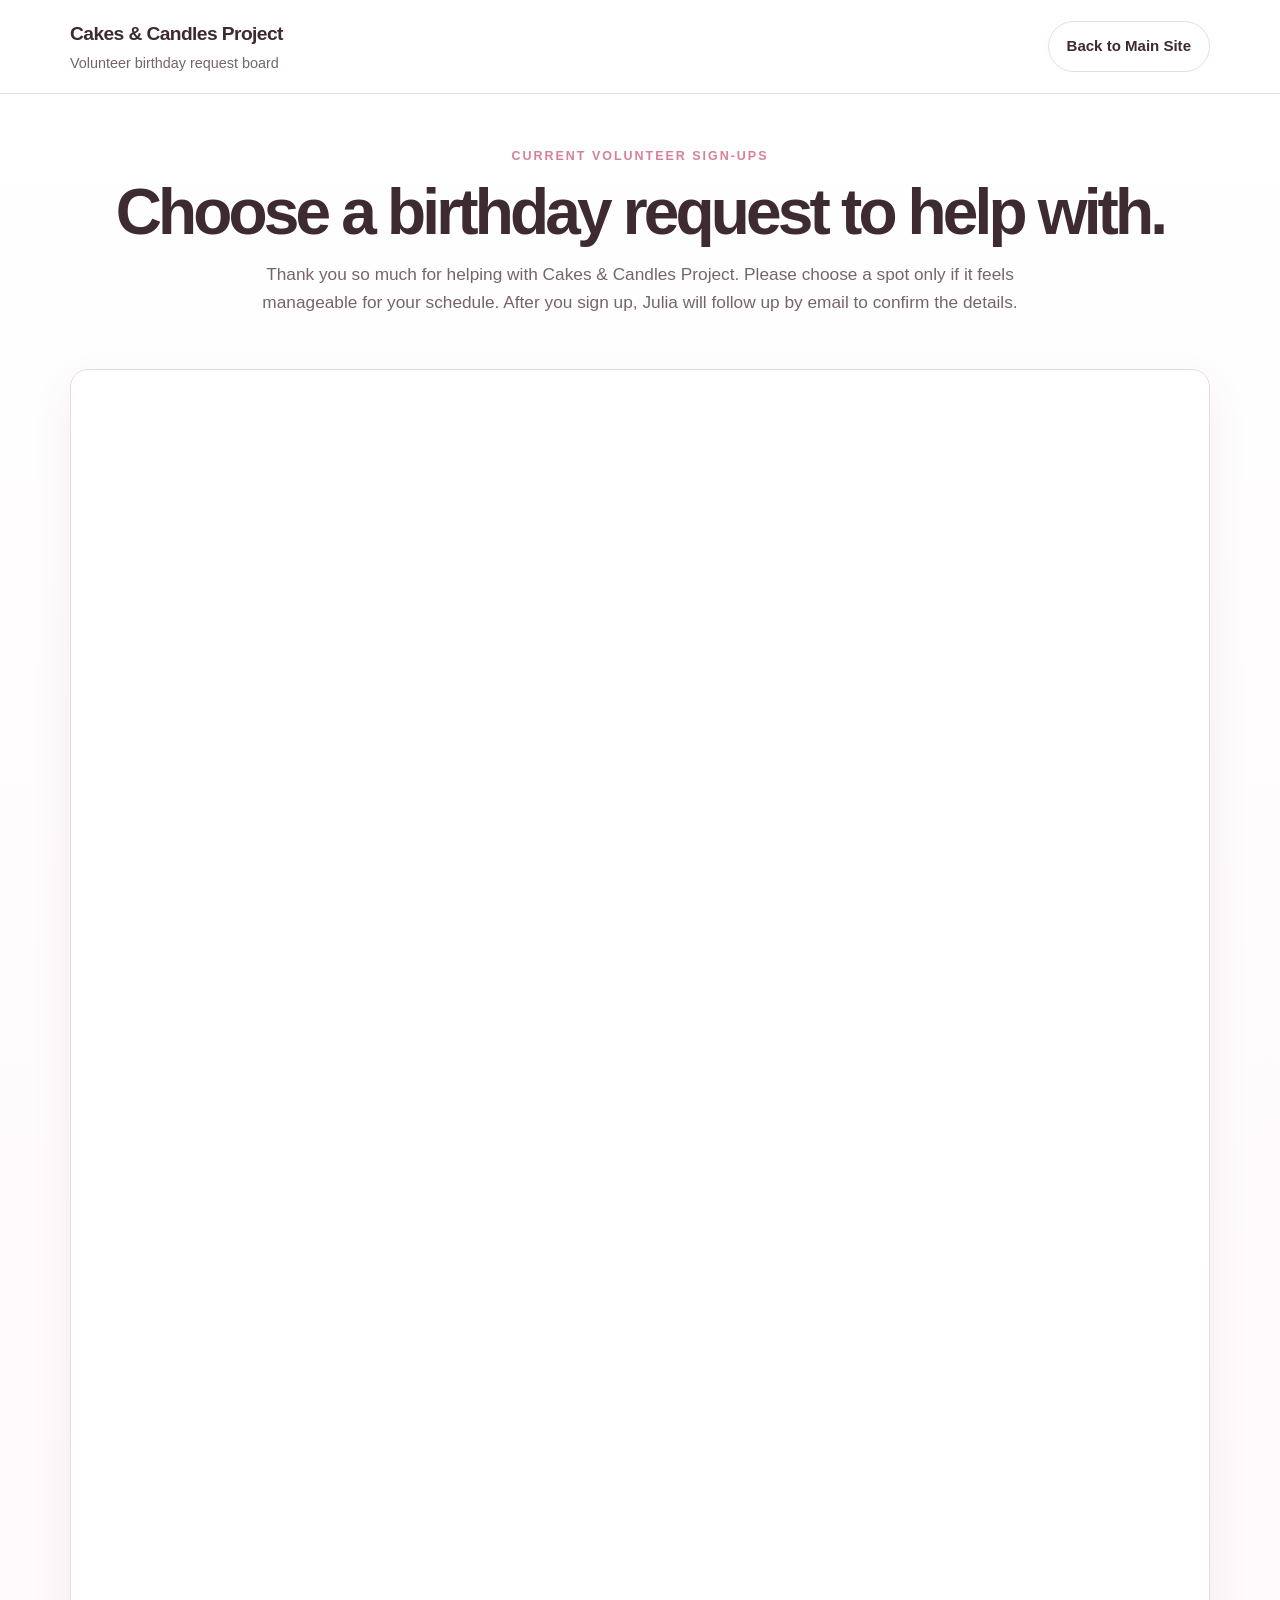
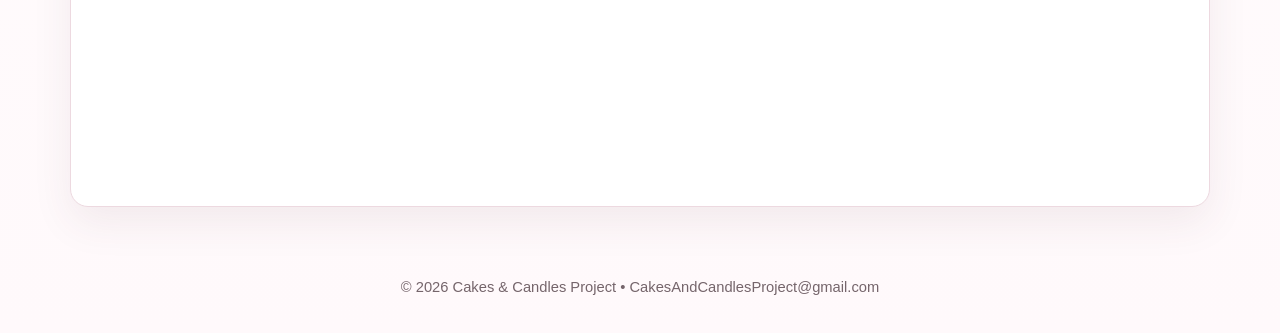
<file: volunteer-board.html>
<!DOCTYPE html>
<html lang="en">
<head>
  <meta charset="UTF-8" />
  <meta name="viewport" content="width=device-width, initial-scale=1.0" />
  <title>Cakes & Candles Volunteer Board</title>
  <style>
    :root {
      --bg: #fff9fb;
      --white: #ffffff;
      --text: #3e2b31;
      --muted: #75656b;
      --line: #edd9e0;
      --soft: #fff3f7;
      --accent: #d78099;
      --accent-dark: #bf5f7e;
      --shadow: 0 16px 40px rgba(88, 51, 61, 0.08);
    }

    * { box-sizing: border-box; }

    body {
      margin: 0;
      font-family: Inter, Arial, Helvetica, sans-serif;
      color: var(--text);
      background: linear-gradient(180deg, #fff 0%, #fff9fb 100%);
      line-height: 1.65;
    }

    a { color: inherit; text-decoration: none; }

    .container {
      width: min(1140px, 92%);
      margin: 0 auto;
    }

    header {
      background: rgba(255,255,255,0.95);
      border-bottom: 1px solid rgba(237,217,224,0.9);
    }

    .topbar {
      display: flex;
      align-items: center;
      justify-content: space-between;
      gap: 22px;
      padding: 18px 0;
    }

    .brand {
      font-size: 1.2rem;
      font-weight: 800;
      letter-spacing: -0.03em;
    }

    .brand-sub {
      margin-top: 2px;
      color: var(--muted);
      font-size: 0.9rem;
    }

    .btn {
      display: inline-block;
      padding: 12px 18px;
      border-radius: 999px;
      font-weight: 800;
      font-size: 0.94rem;
      background: var(--white);
      border: 1px solid var(--line);
      color: var(--text);
    }

    .hero {
      padding: 48px 0 24px;
      text-align: center;
    }

    .eyebrow {
      display: inline-block;
      margin-bottom: 14px;
      color: var(--accent);
      font-size: 0.78rem;
      font-weight: 800;
      text-transform: uppercase;
      letter-spacing: 0.16em;
    }

    h1 {
      margin: 0 0 16px;
      font-size: clamp(2.4rem, 5vw, 4.7rem);
      line-height: 0.98;
      letter-spacing: -0.06em;
    }

    p {
      margin: 0;
    }

    .lead {
      max-width: 760px;
      margin: 0 auto;
      color: var(--muted);
      font-size: 1.08rem;
    }

    .board-card {
      margin: 28px auto 50px;
      background: var(--white);
      border: 1px solid var(--line);
      border-radius: 18px;
      padding: 18px;
      box-shadow: var(--shadow);
    }

    iframe {
      width: 100%;
      height: 1400px;
      border: 0;
      border-radius: 14px;
      display: block;
    }

    .footer {
      padding: 18px 0 34px;
      text-align: center;
      color: var(--muted);
      font-size: 0.92rem;
    }

    @media (max-width: 950px) {
      .topbar {
        flex-direction: column;
        align-items: flex-start;
      }

      iframe {
        height: 1600px;
      }
    }
  </style>
</head>

<body>
  <header>
    <div class="container topbar">
      <div>
        <div class="brand">Cakes &amp; Candles Project</div>
        <div class="brand-sub">Volunteer birthday request board</div>
      </div>
      <a class="btn" href="index.html">Back to Main Site</a>
    </div>
  </header>

  <main>
    <section class="hero">
      <div class="container">
        <div class="eyebrow">Current volunteer sign-ups</div>
        <h1>Choose a birthday request to help with.</h1>
        <p class="lead">
          Thank you so much for helping with Cakes &amp; Candles Project. Please choose a spot only if it feels manageable for your schedule. After you sign up, Julia will follow up by email to confirm the details.
        </p>
      </div>
    </section>

    <section>
      <div class="container board-card">
        <iframe 
          src="https://script.google.com/macros/s/AKfycbyvLV6auQtJDxiIKXHYdOrb9F_fODeuSAcuvlKQ5kL-ovVy4EWqRqWwWk9DIFk8jFEM/exec"
          title="Cakes & Candles Volunteer Sign-Up Board"
          loading="lazy">
        </iframe>
      </div>
    </section>
  </main>

  <footer class="footer">
    <div class="container">
      © 2026 Cakes &amp; Candles Project • CakesAndCandlesProject@gmail.com
    </div>
  </footer>
</body>
</html>
</file>
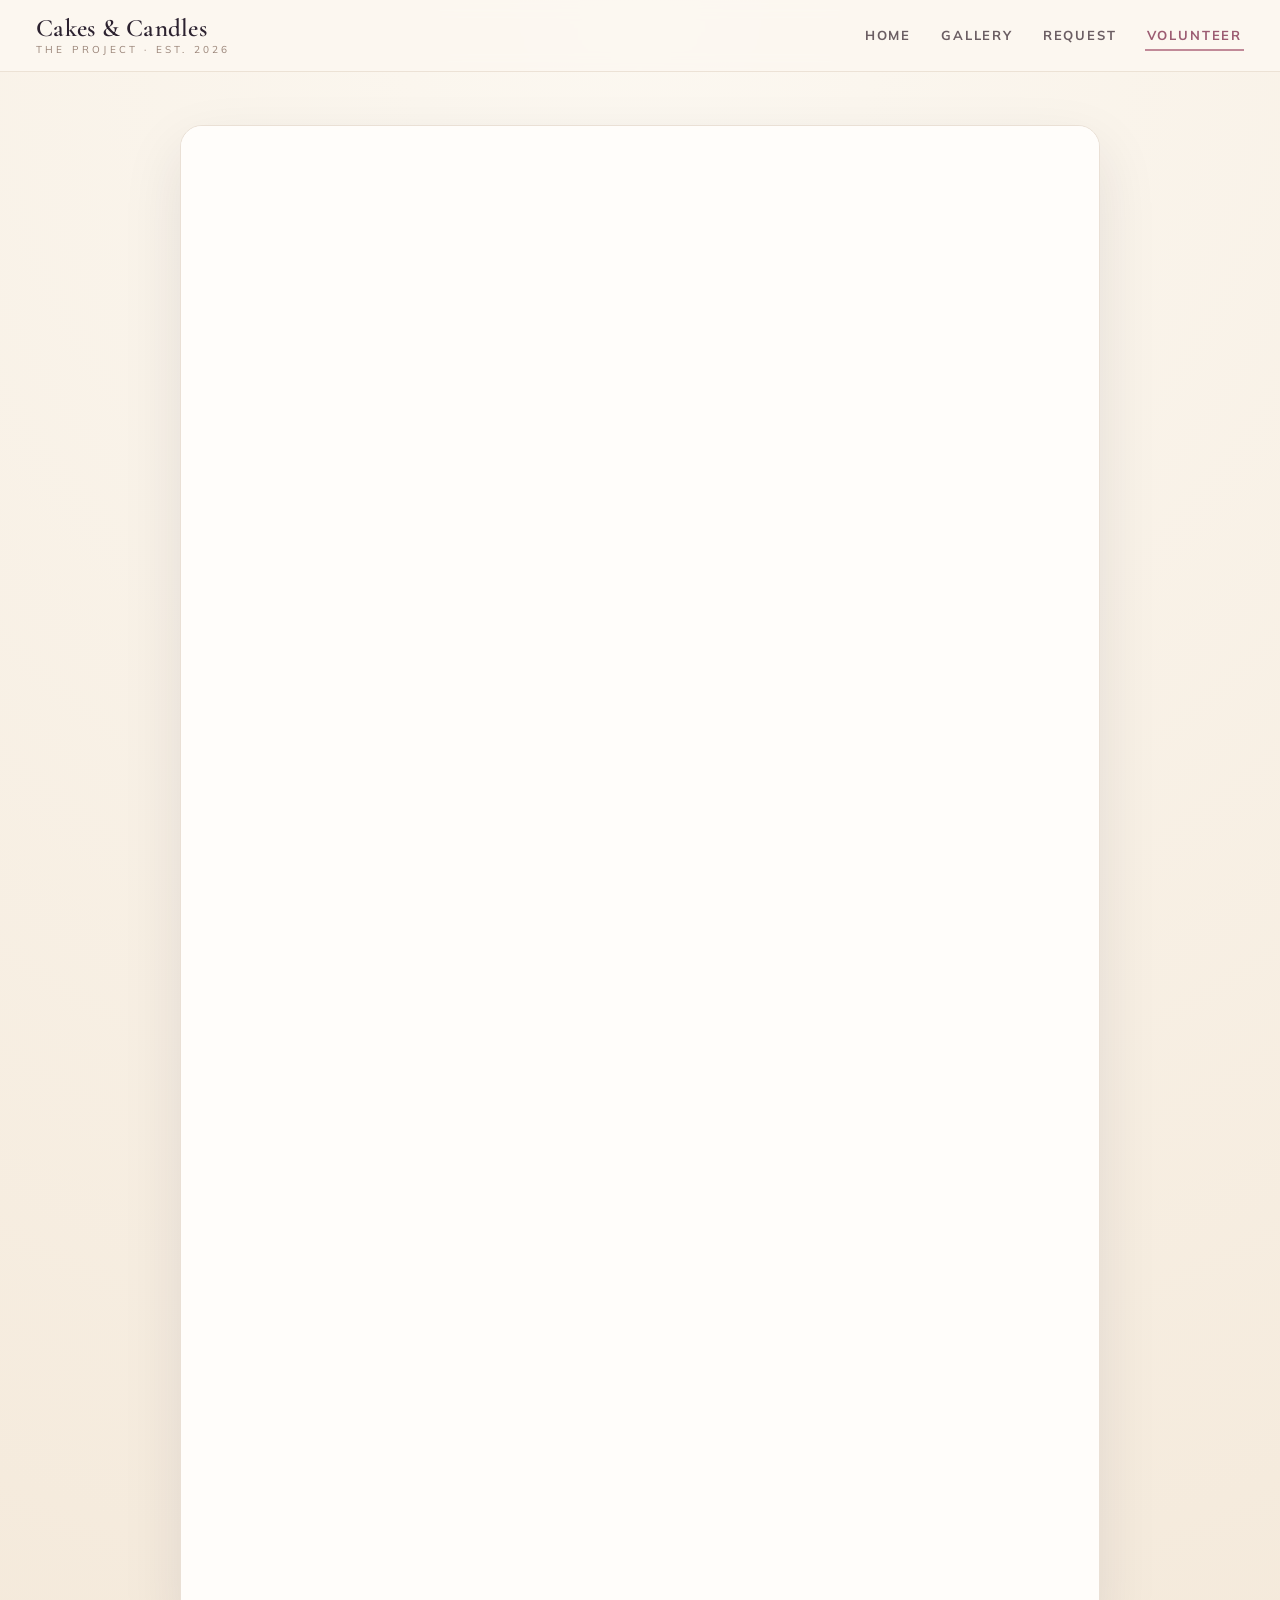
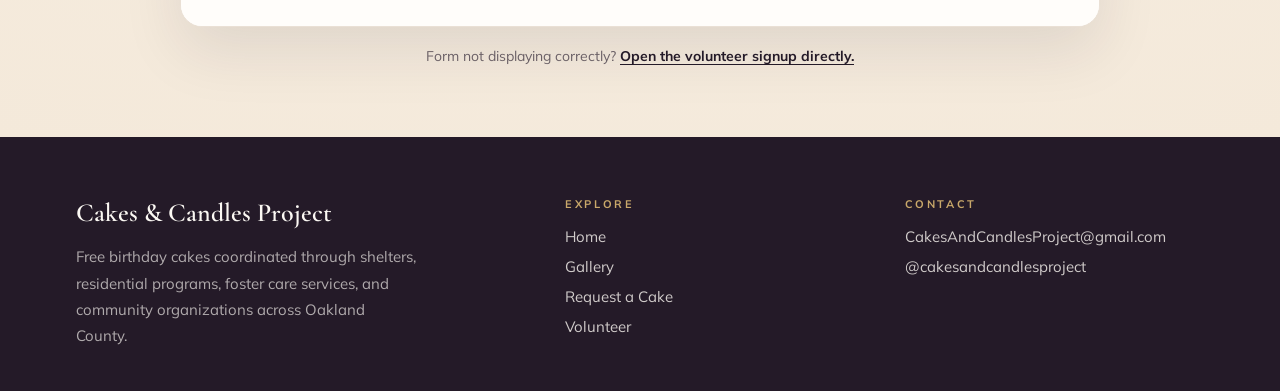
<file: volunteer-signup.html>
<!DOCTYPE html>
<html lang="en">
<head>
  <meta charset="utf-8">

  <meta
    name="viewport"
    content="width=device-width, initial-scale=1, viewport-fit=cover"
  >

  <meta
    http-equiv="Cache-Control"
    content="no-cache, no-store, must-revalidate"
  >
  <meta http-equiv="Pragma" content="no-cache">
  <meta http-equiv="Expires" content="0">

  <title>Volunteer Signup · Cakes & Candles Project</title>

  <link rel="preconnect" href="https://fonts.googleapis.com">
  <link rel="preconnect" href="https://fonts.gstatic.com" crossorigin>

  <link
    href="https://fonts.googleapis.com/css2?family=Cormorant+Garamond:ital,wght@0,400;0,500;0,600;0,700;1,400;1,500;1,600&family=Mulish:wght@300;400;500;600;700;800&display=swap"
    rel="stylesheet"
  >

  <link rel="stylesheet" href="styles.css">

  <style>
    .form-page {
      position: relative;
      z-index: 2;
      min-height: 72vh;
      padding: 125px 20px 70px;
      background:
        radial-gradient(
          circle at top,
          var(--cream0),
          var(--cream1)
        );
    }

    .browser-card {
      width: min(650px, 100%);
      margin: 0 auto;
      padding: 54px 42px;
      border: 1px solid #EAE0D5;
      border-radius: 24px;
      background: #FFFDFA;
      box-shadow: 0 24px 60px rgba(44, 34, 48, 0.10);
      text-align: center;
    }

    .browser-eyebrow {
      margin: 0 0 14px;
      color: var(--gold2);
      font-family: "Mulish", sans-serif;
      font-size: 11px;
      font-weight: 800;
      letter-spacing: 0.22em;
      text-transform: uppercase;
    }

    .browser-card h1 {
      margin: 0;
      color: var(--ink2);
      font-family: "Cormorant Garamond", serif;
      font-size: clamp(40px, 8vw, 58px);
      font-weight: 600;
      line-height: 1.05;
    }

    .browser-card > p {
      max-width: 520px;
      margin: 20px auto 0;
      color: rgba(44, 34, 48, 0.72);
      font-family: "Mulish", sans-serif;
      font-size: 16px;
      line-height: 1.75;
    }

    .browser-steps {
      max-width: 510px;
      margin: 30px auto 0;
      padding: 22px;
      border: 1px solid #EAE0D5;
      border-radius: 18px;
      background: #FAF5EF;
      text-align: left;
    }

    .browser-step {
      display: flex;
      align-items: flex-start;
      gap: 14px;
    }

    .browser-step + .browser-step {
      margin-top: 20px;
    }

    .step-number {
      flex: 0 0 36px;
      display: inline-flex;
      align-items: center;
      justify-content: center;
      width: 36px;
      height: 36px;
      border-radius: 50%;
      background: var(--ink2);
      color: #FBF8F3;
      font-family: "Mulish", sans-serif;
      font-size: 14px;
      font-weight: 800;
    }

    .browser-step p {
      margin: 4px 0 0;
      color: rgba(44, 34, 48, 0.78);
      font-family: "Mulish", sans-serif;
      font-size: 15px;
      line-height: 1.6;
    }

    .browser-note {
      margin-top: 24px !important;
      font-size: 13px !important;
      color: rgba(44, 34, 48, 0.55) !important;
    }

    .form-frame-wrap {
      width: min(920px, 100%);
      margin: 0 auto;
      overflow: hidden;
      border: 1px solid #EAE0D5;
      border-radius: 22px;
      background: #FFFDFA;
      box-shadow: 0 24px 60px rgba(44, 34, 48, 0.10);
    }

    .form-frame {
      display: block;
      width: 100%;
      height: 1500px;
      border: 0;
      background: #FFFDFA;
    }

    .direct-form-link {
      width: min(920px, 100%);
      margin: 18px auto 0;
      text-align: center;
    }

    .direct-form-link p {
      margin: 0;
      color: rgba(44, 34, 48, 0.68);
      font-family: "Mulish", sans-serif;
      font-size: 14px;
      line-height: 1.6;
    }

    .direct-form-link a {
      color: var(--ink2);
      font-weight: 700;
      text-decoration: underline;
      text-underline-offset: 3px;
    }

    [hidden] {
      display: none !important;
    }

    @media (max-width: 700px) {
      .form-page {
        padding: 105px 10px 45px;
      }

      .browser-card {
        padding: 44px 24px;
        border-radius: 20px;
      }

      .form-frame {
        height: 1700px;
      }
    }

    @media (max-width: 480px) {
      .form-page {
        padding-right: 8px;
        padding-left: 8px;
      }

      .browser-card {
        padding: 38px 20px;
      }

      .browser-steps {
        padding: 18px;
      }
    }
  </style>
</head>

<body>
  <svg
    class="grain"
    xmlns="http://www.w3.org/2000/svg"
    aria-hidden="true"
  >
    <filter id="grainf">
      <feTurbulence
        type="fractalNoise"
        baseFrequency="0.82"
        numOctaves="2"
        stitchTiles="stitch"
      />
      <feColorMatrix type="saturate" values="0" />
    </filter>

    <rect
      width="100%"
      height="100%"
      filter="url(#grainf)"
    />
  </svg>

  <header class="nav">
    <nav>
      <a href="index.html" class="brand">
        <span class="name">Cakes &amp; Candles</span>
        <span class="sub">The Project · Est. 2026</span>
      </a>

      <div class="navlinks">
        <a href="index.html" class="tab">Home</a>
        <a href="gallery.html" class="tab">Gallery</a>
        <a href="request.html" class="tab">Request</a>
        <a href="volunteer.html" class="tab active">Volunteer</a>
      </div>
    </nav>
  </header>

  <main class="form-page">

    <!-- This is the only content Instagram users will see. -->
    <section
      id="instagramInstructions"
      class="browser-card"
      hidden
    >
      <div class="browser-eyebrow">
        Cakes &amp; Candles Project
      </div>

      <h1>Open in Your Browser</h1>

      <p>
        Instagram cannot load the volunteer signup form correctly.
        Please open this page in Safari or your phone’s regular browser.
      </p>

      <div class="browser-steps">
        <div class="browser-step">
          <span class="step-number">1</span>

          <p>
            Tap the <strong>three dots</strong> in the top-right corner
            of this screen.
          </p>
        </div>

        <div class="browser-step">
          <span class="step-number">2</span>

          <p>
            Select <strong>Open in external browser</strong> or
            <strong>Open in Safari</strong>.
          </p>
        </div>
      </div>

      <p class="browser-note">
        The volunteer signup form will load automatically after the page
        opens outside Instagram.
      </p>
    </section>

    <!-- This is shown only in Safari, Chrome, and regular browsers. -->
    <section id="regularBrowserForm" hidden>
      <div
        class="form-frame-wrap"
        id="formFrameWrap"
      ></div>

      <div class="direct-form-link">
        <p>
          Form not displaying correctly?

          <a
            href="https://script.google.com/macros/s/AKfycbwMEJUluG-BaVmdGZqX-VZFuDmJnotFcXyGkweKh_Kdx8Smc-wQnZCnvay-brUAhCmv/exec"
            target="_blank"
            rel="noopener noreferrer"
          >
            Open the volunteer signup directly.
          </a>
        </p>
      </div>
    </section>

    <noscript>
      <section class="browser-card">
        <div class="browser-eyebrow">
          Cakes &amp; Candles Project
        </div>

        <h1>Open in Your Browser</h1>

        <p>
          Tap the three dots in the top-right corner and select
          <strong>Open in external browser</strong> or
          <strong>Open in Safari</strong>.
        </p>
      </section>
    </noscript>
  </main>

  <footer style="background:var(--ink2);color:#FBF8F3;">
    <div style="max-width:1200px;margin:0 auto;padding:60px 36px 42px;">
      <div style="display:grid;grid-template-columns:1.5fr 1fr 1fr;gap:40px;align-items:start;">
        <div>
          <div style="font-family:'Cormorant Garamond',serif;font-weight:600;font-size:26px;">
            Cakes &amp; Candles Project
          </div>

          <p style="color:rgba(251,248,243,.65);font-size:15px;line-height:1.75;margin:16px 0 0;max-width:340px;">
            Free birthday cakes coordinated through shelters, residential
            programs, foster care services, and community organizations
            across Oakland County.
          </p>
        </div>

        <div>
          <div style="font-size:11px;letter-spacing:.24em;text-transform:uppercase;color:var(--gold2);margin-bottom:16px;font-weight:700;">
            Explore
          </div>

          <div style="display:flex;flex-direction:column;gap:11px;font-size:15px;">
            <a
              href="index.html"
              style="color:rgba(251,248,243,.8);text-decoration:none;"
            >
              Home
            </a>

            <a
              href="gallery.html"
              style="color:rgba(251,248,243,.8);text-decoration:none;"
            >
              Gallery
            </a>

            <a
              href="request.html"
              style="color:rgba(251,248,243,.8);text-decoration:none;"
            >
              Request a Cake
            </a>

            <a
              href="volunteer.html"
              style="color:rgba(251,248,243,.8);text-decoration:none;"
            >
              Volunteer
            </a>
          </div>
        </div>

        <div>
          <div style="font-size:11px;letter-spacing:.24em;text-transform:uppercase;color:var(--gold2);margin-bottom:16px;font-weight:700;">
            Contact
          </div>

          <div style="display:flex;flex-direction:column;gap:11px;font-size:15px;">
            <a
              href="mailto:CakesAndCandlesProject@gmail.com"
              style="color:rgba(251,248,243,.8);text-decoration:none;"
            >
              CakesAndCandlesProject@gmail.com
            </a>

            <a
              href="https://www.instagram.com/cakesandcandlesproject/"
              target="_blank"
              rel="noopener noreferrer"
              style="color:rgba(251,248,243,.8);text-decoration:none;"
            >
              @cakesandcandlesproject
            </a>
          </div>
        </div>
      </div>
    </div>
  </footer>

  <script>
    (function () {
      "use strict";

      var FORM_URL =
        "https://script.google.com/macros/s/AKfycbwMEJUluG-BaVmdGZqX-VZFuDmJnotFcXyGkweKh_Kdx8Smc-wQnZCnvay-brUAhCmv/exec";

      var userAgent =
        navigator.userAgent ||
        navigator.vendor ||
        "";

      var isInstagram =
        /Instagram/i.test(userAgent);

      var isFacebookBrowser =
        /FBAN|FBAV|FBIOS|FB_IAB|FB4A/i.test(userAgent);

      var isInAppBrowser =
        isInstagram || isFacebookBrowser;

      var instagramInstructions =
        document.getElementById("instagramInstructions");

      var regularBrowserForm =
        document.getElementById("regularBrowserForm");

      var formFrameWrap =
        document.getElementById("formFrameWrap");

      if (
        !instagramInstructions ||
        !regularBrowserForm ||
        !formFrameWrap
      ) {
        return;
      }

      if (isInAppBrowser) {
        instagramInstructions.hidden = false;
        regularBrowserForm.hidden = true;
        return;
      }

      var iframe = document.createElement("iframe");

      iframe.className = "form-frame";
      iframe.src = FORM_URL;
      iframe.title = "Cakes & Candles volunteer signup form";
      iframe.loading = "eager";

      iframe.setAttribute(
        "referrerpolicy",
        "strict-origin-when-cross-origin"
      );

      formFrameWrap.appendChild(iframe);

      instagramInstructions.hidden = true;
      regularBrowserForm.hidden = false;
    })();
  </script>
</body>
</html>
</file>
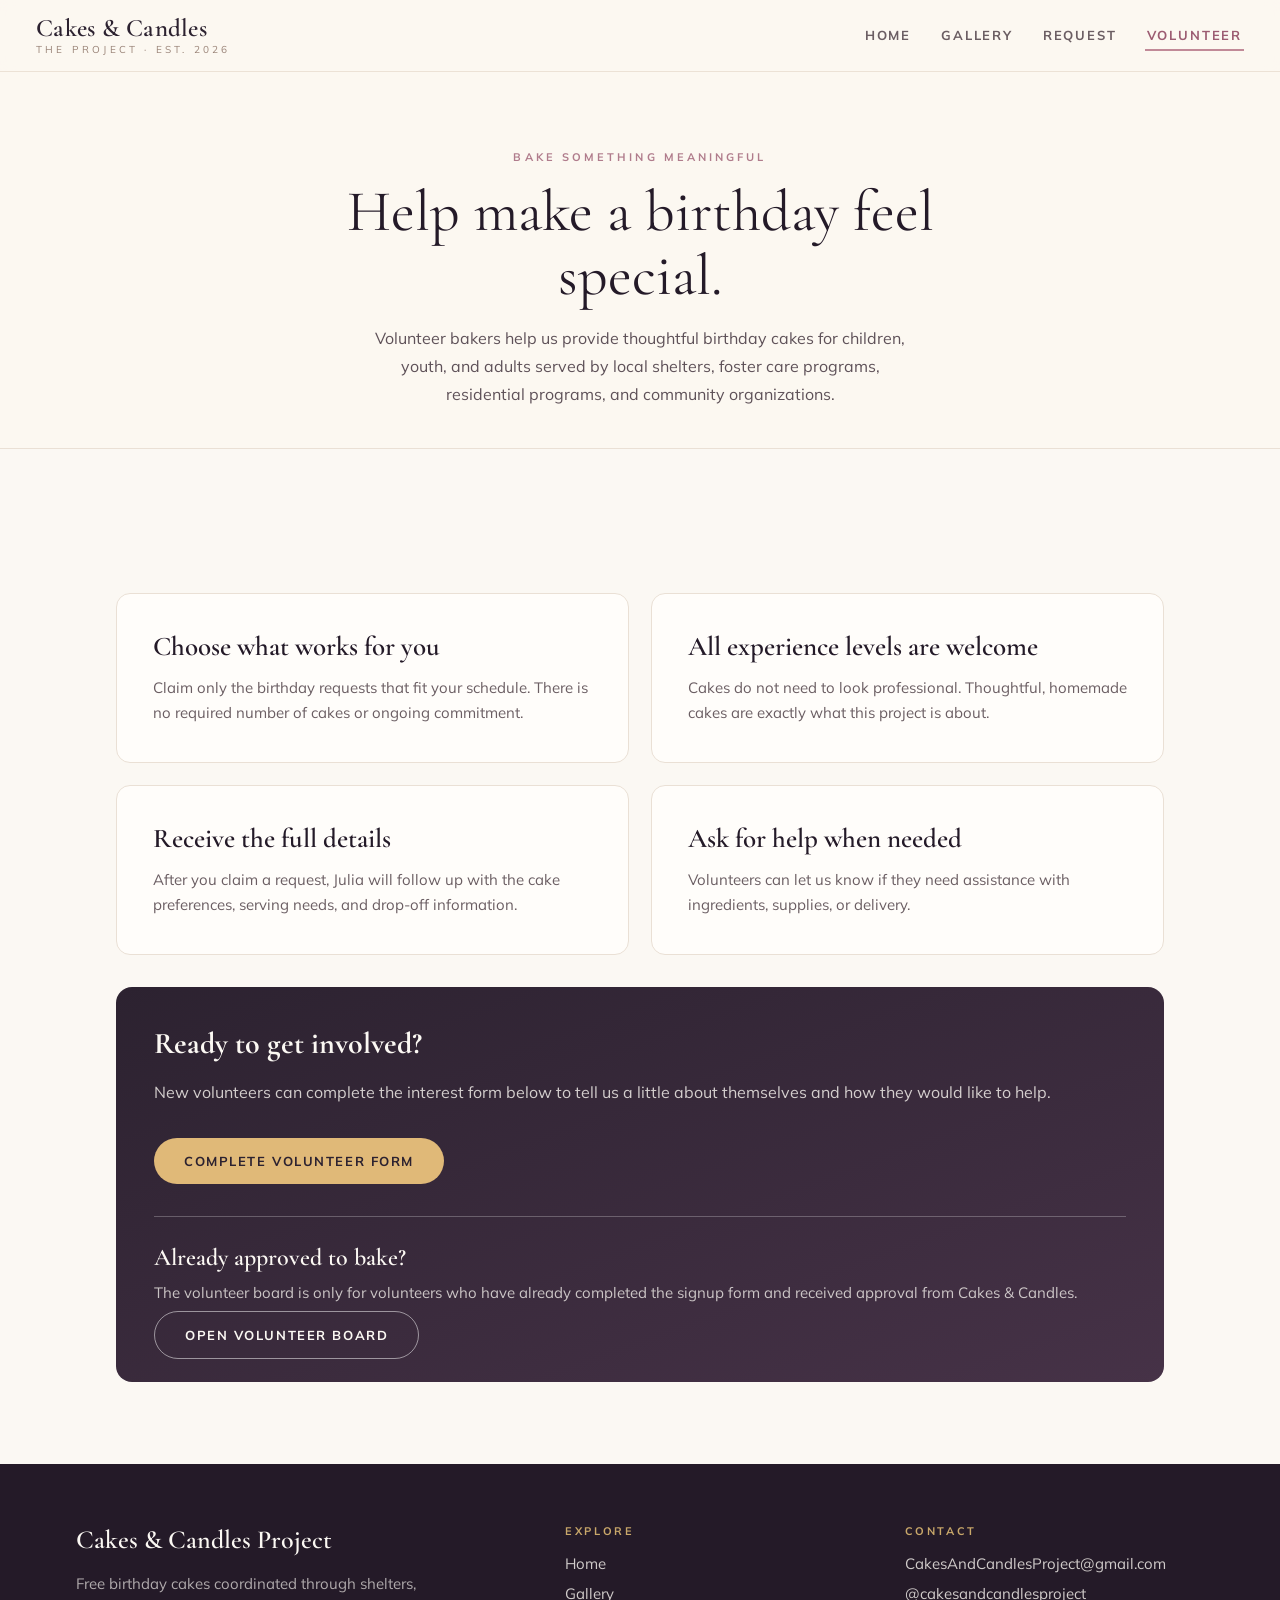
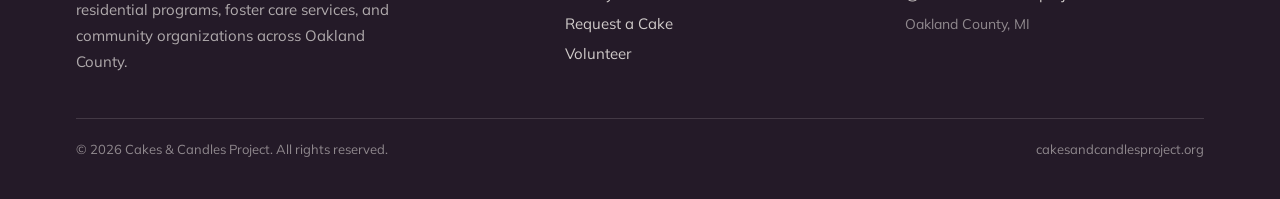
<file: volunteer.html>
<!DOCTYPE html>
<html lang="en">
<head>
  <meta charset="utf-8">

  <meta
    name="viewport"
    content="width=device-width, initial-scale=1"
  >

  <title>Volunteer · Cakes & Candles Project</title>

  <link rel="preconnect" href="https://fonts.googleapis.com">
  <link rel="preconnect" href="https://fonts.gstatic.com" crossorigin>

  <link
    href="https://fonts.googleapis.com/css2?family=Cormorant+Garamond:ital,wght@0,400;0,500;0,600;0,700;1,400;1,500;1,600&family=Mulish:wght@300;400;500;600;700;800&display=swap"
    rel="stylesheet"
  >

  <link rel="stylesheet" href="styles.css">
</head>

<body>
  <svg
    class="grain"
    xmlns="http://www.w3.org/2000/svg"
    aria-hidden="true"
  >
    <filter id="grainf">
      <feTurbulence
        type="fractalNoise"
        baseFrequency="0.82"
        numOctaves="2"
        stitchTiles="stitch"
      />
      <feColorMatrix type="saturate" values="0" />
    </filter>

    <rect
      width="100%"
      height="100%"
      filter="url(#grainf)"
    />
  </svg>

  <header class="nav">
    <nav>
      <a href="index.html" class="brand">
        <span class="name">Cakes &amp; Candles</span>
        <span class="sub">The Project · Est. 2026</span>
      </a>

      <div class="navlinks">
        <a href="index.html" class="tab">Home</a>
        <a href="gallery.html" class="tab">Gallery</a>
        <a href="request.html" class="tab">Request</a>
        <a href="volunteer.html" class="tab active">Volunteer</a>
      </div>
    </nav>
  </header>

  <main>
    <div class="pagehead">
      <div class="eyebrow">
        Bake something meaningful
      </div>

      <h1>Help make a birthday feel special.</h1>

      <p>
        Volunteer bakers help us provide thoughtful birthday cakes for
        children, youth, and adults served by local shelters, foster care
        programs, residential programs, and community organizations.
      </p>
    </div>

    <div class="below">
      <section class="section">
        <div class="cards">
          <div class="card">
            <h3>Choose what works for you</h3>

            <p>
              Claim only the birthday requests that fit your schedule.
              There is no required number of cakes or ongoing commitment.
            </p>
          </div>

          <div class="card">
            <h3>All experience levels are welcome</h3>

            <p>
              Cakes do not need to look professional. Thoughtful,
              homemade cakes are exactly what this project is about.
            </p>
          </div>

          <div class="card">
            <h3>Receive the full details</h3>

            <p>
              After you claim a request, Julia will follow up with the
              cake preferences, serving needs, and drop-off information.
            </p>
          </div>

          <div class="card">
            <h3>Ask for help when needed</h3>

            <p>
              Volunteers can let us know if they need assistance with
              ingredients, supplies, or delivery.
            </p>
          </div>
        </div>

<div class="callout">
  <h3>Ready to get involved?</h3>

  <p>
    New volunteers can complete the interest form below to tell us a little
    about themselves and how they would like to help.
  </p>

  <div class="herobtns">
    <a
      class="btn btn-dark"
      style="background:var(--gold);color:var(--ink);"
      href="volunteer-signup.html?v=6"
    >
      Complete Volunteer Form
    </a>
  </div>

  <div
    style="
      margin-top:32px;
      padding-top:26px;
      border-top:1px solid rgba(255,255,255,.25);
    "
  >
    <h4
      style="
        margin:0 0 8px;
        color:#FBF8F3;
        font-family:'Cormorant Garamond',serif;
        font-size:24px;
        font-weight:600;
      "
    >
      Already approved to bake?
    </h4>

    <p
      style="
        margin:0;
        color:rgba(251,248,243,.75);
        font-size:15px;
        line-height:1.7;
      "
    >
      The volunteer board is only for volunteers who have already completed
      the signup form and received approval from Cakes &amp; Candles.
    </p>

    <div style="margin-top:18px;">
      <a
        class="btn btn-ghost"
        style="color:#FBF8F3;border-color:rgba(255,255,255,.5);"
        href="volunteer-board.html?v=6"
      >
        Open Volunteer Board
      </a>
    </div>
  </div>
</div>
      </section>
    </div>
  </main>

  <footer style="background:var(--ink2);color:#FBF8F3;">
    <div style="max-width:1200px;margin:0 auto;padding:60px 36px 42px;">
      <div style="display:grid;grid-template-columns:1.5fr 1fr 1fr;gap:40px;align-items:start;">
        <div>
          <div style="font-family:'Cormorant Garamond',serif;font-weight:600;font-size:26px;">
            Cakes &amp; Candles Project
          </div>

          <p style="color:rgba(251,248,243,.65);font-size:15px;line-height:1.75;margin:16px 0 0;max-width:340px;">
            Free birthday cakes coordinated through shelters, residential
            programs, foster care services, and community organizations
            across Oakland County.
          </p>
        </div>

        <div>
          <div style="font-size:11px;letter-spacing:.24em;text-transform:uppercase;color:var(--gold2);margin-bottom:16px;font-weight:700;">
            Explore
          </div>

          <div style="display:flex;flex-direction:column;gap:11px;font-size:15px;">
            <a
              href="index.html"
              style="color:rgba(251,248,243,.8);text-decoration:none;"
            >
              Home
            </a>

            <a
              href="gallery.html"
              style="color:rgba(251,248,243,.8);text-decoration:none;"
            >
              Gallery
            </a>

            <a
              href="request.html"
              style="color:rgba(251,248,243,.8);text-decoration:none;"
            >
              Request a Cake
            </a>

            <a
              href="volunteer.html"
              style="color:rgba(251,248,243,.8);text-decoration:none;"
            >
              Volunteer
            </a>
          </div>
        </div>

        <div>
          <div style="font-size:11px;letter-spacing:.24em;text-transform:uppercase;color:var(--gold2);margin-bottom:16px;font-weight:700;">
            Contact
          </div>

          <div style="display:flex;flex-direction:column;gap:11px;font-size:15px;">
            <a
              href="mailto:CakesAndCandlesProject@gmail.com"
              style="color:rgba(251,248,243,.8);text-decoration:none;"
            >
              CakesAndCandlesProject@gmail.com
            </a>

            <a
              href="https://www.instagram.com/cakesandcandlesproject/"
              target="_blank"
              rel="noopener noreferrer"
              style="color:rgba(251,248,243,.8);text-decoration:none;"
            >
              @cakesandcandlesproject
            </a>
          </div>

          <p style="color:rgba(251,248,243,.5);font-size:14px;margin:12px 0 0;">
            Oakland County, MI
          </p>
        </div>
      </div>

      <div style="margin-top:42px;padding-top:22px;border-top:1px solid rgba(251,248,243,.14);display:flex;justify-content:space-between;gap:16px;flex-wrap:wrap;color:rgba(251,248,243,.5);font-size:13px;">
        <span>© 2026 Cakes &amp; Candles Project. All rights reserved.</span>
        <span>cakesandcandlesproject.org</span>
      </div>
    </div>
  </footer>
</body>
</html>
</file>
<file: styles.css>
:root {
  --cream0:#FCF8F1; --cream1:#F4E9DA; --cream2:#E7D6C2;
  --ink:#2C2230; --ink2:#241A28;
  --mauve:#9C5C72; --mauve2:#B07C8C; --rose:#C18A98;
  --gold:#E0B978; --gold2:#C9A86A; --amber:#E7A24E; --warmglow:#FFCE80;
  --body:#5E5158; --body2:#6B5E63; --muted:#9A8478;
}
* { box-sizing: border-box; }
html { scroll-behavior: smooth; }
body { margin: 0; font-family: Mulish, sans-serif; color: var(--ink); background: var(--cream0); }
::selection { background: #E7D2C2; color: #2C2230; }
img { max-width: 100%; }
.grain { position: fixed; inset: 0; z-index: 1; pointer-events: none; opacity: .05; mix-blend-mode: soft-light; }

header.nav { position: fixed; top: 0; left: 0; right: 0; z-index: 50; background: rgba(252,248,241,.88); backdrop-filter: blur(8px); border-bottom: 1px solid rgba(226,212,196,.6); }
header.nav nav { max-width: 1280px; margin: 0 auto; padding: 16px 36px; display: flex; align-items: center; justify-content: space-between; gap: 18px; }
.brand { text-decoration: none; color: inherit; display: flex; flex-direction: column; line-height: 1; }
.brand .name { font-family: 'Cormorant Garamond', serif; font-weight: 600; font-size: 25px; letter-spacing: .01em; }
.brand .sub { font-size: 10px; letter-spacing: .32em; text-transform: uppercase; color: var(--muted); margin-top: 4px; }
.navlinks { display: flex; align-items: center; gap: 26px; }
.navlinks a.tab { text-decoration: none; color: var(--body2); font-size: 13px; letter-spacing: .14em; text-transform: uppercase; font-weight: 700; padding: 6px 2px; border-bottom: 2px solid transparent; transition: color .3s ease, border-color .3s ease; }
.navlinks a.tab:hover { color: var(--ink); }
.navlinks a.tab.active { color: var(--mauve); border-bottom-color: var(--rose); }
.nav-actions { display:flex; gap:10px; align-items:center; }
.btn { transition: background .3s ease, color .3s ease, border-color .3s ease, transform .25s ease, box-shadow .3s ease; }
.btn:hover { transform: translateY(-2px); }
.btn-dark { text-decoration: none; padding: 15px 30px; border-radius: 999px; background: var(--ink); color: #FBF8F3; font-size: 13px; letter-spacing: .12em; text-transform: uppercase; font-weight: 700; }
.btn-ghost { text-decoration: none; padding: 15px 30px; border-radius: 999px; background: transparent; border: 1px solid #CBBFB4; color: var(--ink); font-size: 13px; letter-spacing: .12em; text-transform: uppercase; font-weight: 700; }
.btn-pill { text-decoration: none; padding: 11px 24px; border: 1px solid var(--ink); border-radius: 999px; color: var(--ink); letter-spacing: .1em; font-size: 12px; text-transform: uppercase; font-weight: 700; background: rgba(251,248,243,.6); }

main { position: relative; z-index: 2; }

#hero { position: relative; z-index: 2; min-height: 92vh; min-height: 92svh; display: grid; align-items: center;
  background: radial-gradient(120% 85% at 60% 32%, var(--cream0) 0%, var(--cream1) 52%, var(--cream2) 100%); }
.herogrid { max-width: 1180px; margin: 0 auto; padding: 130px 36px 60px; display: grid; grid-template-columns: 1.1fr .9fr; gap: 40px; align-items: center; }
.eyebrow-row { display: inline-flex; align-items: center; gap: 12px; font-size: 11px; letter-spacing: .26em; text-transform: uppercase; color: var(--mauve2); font-weight: 700; }
.eyebrow-row span.rule { width: 26px; height: 1px; background: var(--rose); display: inline-block; }
#hero h1 { font-family: 'Cormorant Garamond', serif; font-weight: 500; font-size: clamp(44px, 5vw, 76px); line-height: 1.0; letter-spacing: -.01em; margin: 20px 0 0; color: var(--ink2); }
#hero h1 .rem { position: relative; font-style: italic; color: var(--mauve); }
#hero h1 .rem::after { content: ''; position: absolute; left: 0; bottom: 2px; width: 100%; height: 2px; background: var(--rose); }
#hero p.lede { max-width: 520px; margin: 24px 0 0; font-size: 17px; line-height: 1.75; color: var(--body); }
.herobtns { display: flex; flex-wrap: wrap; gap: 14px; margin-top: 32px; }
.herocake { display: grid; place-items: center; }
.herocake svg { display: block; max-width: 100%; height: auto; overflow: visible; }

.flame { transform-box: fill-box; transform-origin: 50% 100%; animation: flick 1.3s ease-in-out infinite; }
@keyframes flick {
  0%,100% { transform: scaleY(1) scaleX(1) rotate(0deg); }
  25% { transform: scaleY(1.16) scaleX(.9) rotate(2.5deg); }
  50% { transform: scaleY(.88) scaleX(1.07) rotate(-2.5deg); }
  75% { transform: scaleY(1.07) scaleX(.96) rotate(1.5deg); }
}
.glow { transform-box: fill-box; transform-origin: 50% 50%; opacity: .85; animation: glowbreath 2.6s ease-in-out infinite; }
@keyframes glowbreath { 0%,100% { transform: scale(.92); } 50% { transform: scale(1.12); } }

.below { position: relative; z-index: 3; background: #FBF8F3; border-top: 1px solid #EAE0D5; }
.section { max-width:1120px; margin:0 auto; padding:100px 36px 82px; }
.section.narrow { max-width:840px; }
.section-head { text-align:center; max-width:760px; margin:0 auto; }
.eyebrow { font-size: 11px; letter-spacing: .28em; text-transform: uppercase; color: var(--mauve2); font-weight: 700; }
.section h2, .pagehead h1 { font-family:'Cormorant Garamond',serif; font-weight:400; color:var(--ink2); }
.section h2 { font-size:clamp(30px,4vw,50px); line-height:1.12; margin:16px 0 0; }
.section h2 em, .pagehead h1 em { font-style:italic; color:var(--mauve); }
.section p { color:var(--body); font-size:16px; line-height:1.78; }
.cards { display:grid; grid-template-columns:repeat(2,1fr); gap:22px; margin-top:44px; }
.card { background:#FFFDFA; border-radius:14px; padding:36px; border:1px solid #EAE0D5; transition:transform .5s cubic-bezier(.2,.8,.2,1), box-shadow .5s ease, border-color .5s ease; }
.card:hover { transform:translateY(-6px); box-shadow:0 28px 54px rgba(44,34,48,.12); border-color:var(--rose); }
.card h3 { font-family:'Cormorant Garamond',serif; font-weight:600; font-size:27px; margin:0; color:var(--ink2); }
.card p { color:var(--body2); font-size:15px; line-height:1.7; margin:12px 0 0; }
.card .btn { margin-top:20px; display:inline-block; }

.preview-grid { display:grid; grid-template-columns:repeat(4,1fr); gap:18px; margin-top:38px; }
.preview-grid img { display:block; width:100%; aspect-ratio:1/1; object-fit:cover; border-radius:14px; border:1px solid #EAE0D5; box-shadow:0 14px 30px rgba(44,34,48,.07); }

.foundergrid { display:grid; grid-template-columns:.82fr 1.18fr; gap:56px; align-items:center; }
.foundergrid img { display:block; width:100%; border-radius:18px; border:1px solid #ECE0D2; box-shadow:0 26px 54px rgba(44,34,48,.16); }

.pagehead { max-width:760px; margin:0 auto; padding:150px 36px 40px; text-align:center; }
.pagehead h1 { font-size:clamp(34px,4.6vw,58px); line-height:1.1; margin:16px 0 0; }
.pagehead p { font-size:16px; line-height:1.75; color:var(--body); margin:16px auto 0; max-width:560px; }

.callout { background:linear-gradient(160deg,#2C2230,#463247); color:#FBF8F3; border-radius:16px; padding:38px; margin-top:32px; }
.callout h3 { font-family:'Cormorant Garamond',serif; font-size:30px; margin:0; }
.callout p { color:rgba(251,248,243,.8); }

.galwrap { max-width:1200px; margin:0 auto; padding:20px 36px 100px; }
.gal { columns:3 300px; column-gap:20px; }
.gal figure { margin:0 0 20px; break-inside:avoid; border-radius:14px; overflow:hidden; border:1px solid #EAE0D5; background:#FFFDFA; box-shadow:0 14px 30px rgba(44,34,48,.07); cursor:zoom-in; transition:transform .45s cubic-bezier(.2,.8,.2,1), box-shadow .45s ease; }
.gal figure:hover { transform:translateY(-4px); box-shadow:0 24px 46px rgba(44,34,48,.12); }
.gal img { display:block; width:100%; height:auto; }
.galnote { text-align:center; color:var(--muted); font-size:15px; line-height:1.7; padding:40px 20px 0; }
.lightbox { position:fixed; inset:0; z-index:100; display:none; align-items:center; justify-content:center; padding:4vmin; background:rgba(36,26,40,.9); cursor:zoom-out; }
.lightbox.open { display:flex; }
.lightbox img { max-width:100%; max-height:100%; border-radius:10px; box-shadow:0 30px 80px rgba(0,0,0,.4); }

footer { background:var(--ink2); color:#FBF8F3; }
.foot-inner { max-width:1200px; margin:0 auto; padding:34px 36px; display:flex; justify-content:space-between; align-items:center; gap:16px; flex-wrap:wrap; font-size:14px; color:rgba(251,248,243,.7); }
.foot-inner a { color:rgba(251,248,243,.85); text-decoration:none; }

@media (max-width:900px) {
  header.nav nav { padding:14px 22px; align-items:flex-start; }
  .navlinks { display:none; }
  .nav-actions { gap:8px; }
  .nav-actions .btn-pill:last-child { display:none; }
  .brand .sub { display:none; }
  #hero { min-height:auto; }
  .herogrid { grid-template-columns:1fr; padding:120px 22px 48px; gap:16px; text-align:center; }
  #hero p.lede { margin-left:auto; margin-right:auto; }
  .herobtns { justify-content:center; }
  .herocake svg { max-width:320px; }
  .cards, .foundergrid { grid-template-columns:1fr; }
  .preview-grid { grid-template-columns:repeat(2,1fr); }
  .pagehead { padding:130px 22px 30px; }
  .galwrap { padding:10px 22px 80px; }
}
@media (prefers-reduced-motion:reduce) {
  .flame,.glow { animation:none!important; }
  html { scroll-behavior:auto; }
}


/* Homepage cake sparkles */
.herocake {
  position: relative;
}
.cake-sparkles {
  position: absolute;
  inset: 0;
  pointer-events: none;
  z-index: 3;
}
.sparkle {
  position: absolute;
  font-family: Georgia, serif;
  color: var(--gold2);
  line-height: 1;
  text-shadow: 0 2px 10px rgba(201,168,106,.28);
  animation: twinkle 2.2s ease-in-out infinite;
}
.sparkle.s1 { top: 8%; left: 12%; font-size: 30px; }
.sparkle.s2 { top: 18%; right: 8%; font-size: 24px; animation-delay: -.6s; color: var(--mauve2); }
.sparkle.s3 { top: 42%; left: 5%; font-size: 20px; animation-delay: -1.1s; color: var(--mauve2); }
.sparkle.s4 { top: 48%; right: 4%; font-size: 26px; animation-delay: -.3s; }
.sparkle.s5 { top: 3%; left: 48%; font-size: 21px; animation-delay: -.9s; }
.sparkle.s6 { bottom: 15%; right: 12%; font-size: 18px; animation-delay: -1.4s; color: var(--mauve2); }

@keyframes twinkle {
  0%, 100% { opacity: .45; transform: scale(.9) rotate(0deg); }
  50% { opacity: 1; transform: scale(1.16) rotate(8deg); }
}

/* Founder photo decoration remains behind the portrait */
.founder-photo-wrap {
  position: relative;
  max-width: 360px;
  width: 100%;
  margin: 0 auto;
  isolation: isolate;
}
.founder-frame {
  position: absolute;
  left: -14px;
  bottom: -14px;
  width: 82%;
  height: 82%;
  border: 1.5px solid var(--rose);
  border-radius: 20px;
  z-index: -1;
}
.founder-photo-wrap img {
  position: relative;
  z-index: 1;
}

/* Message shown only if the homepage gallery cannot load */
.gallery-preview-note {
  grid-column: 1 / -1;
  text-align: center;
  color: var(--muted);
}
</file>
